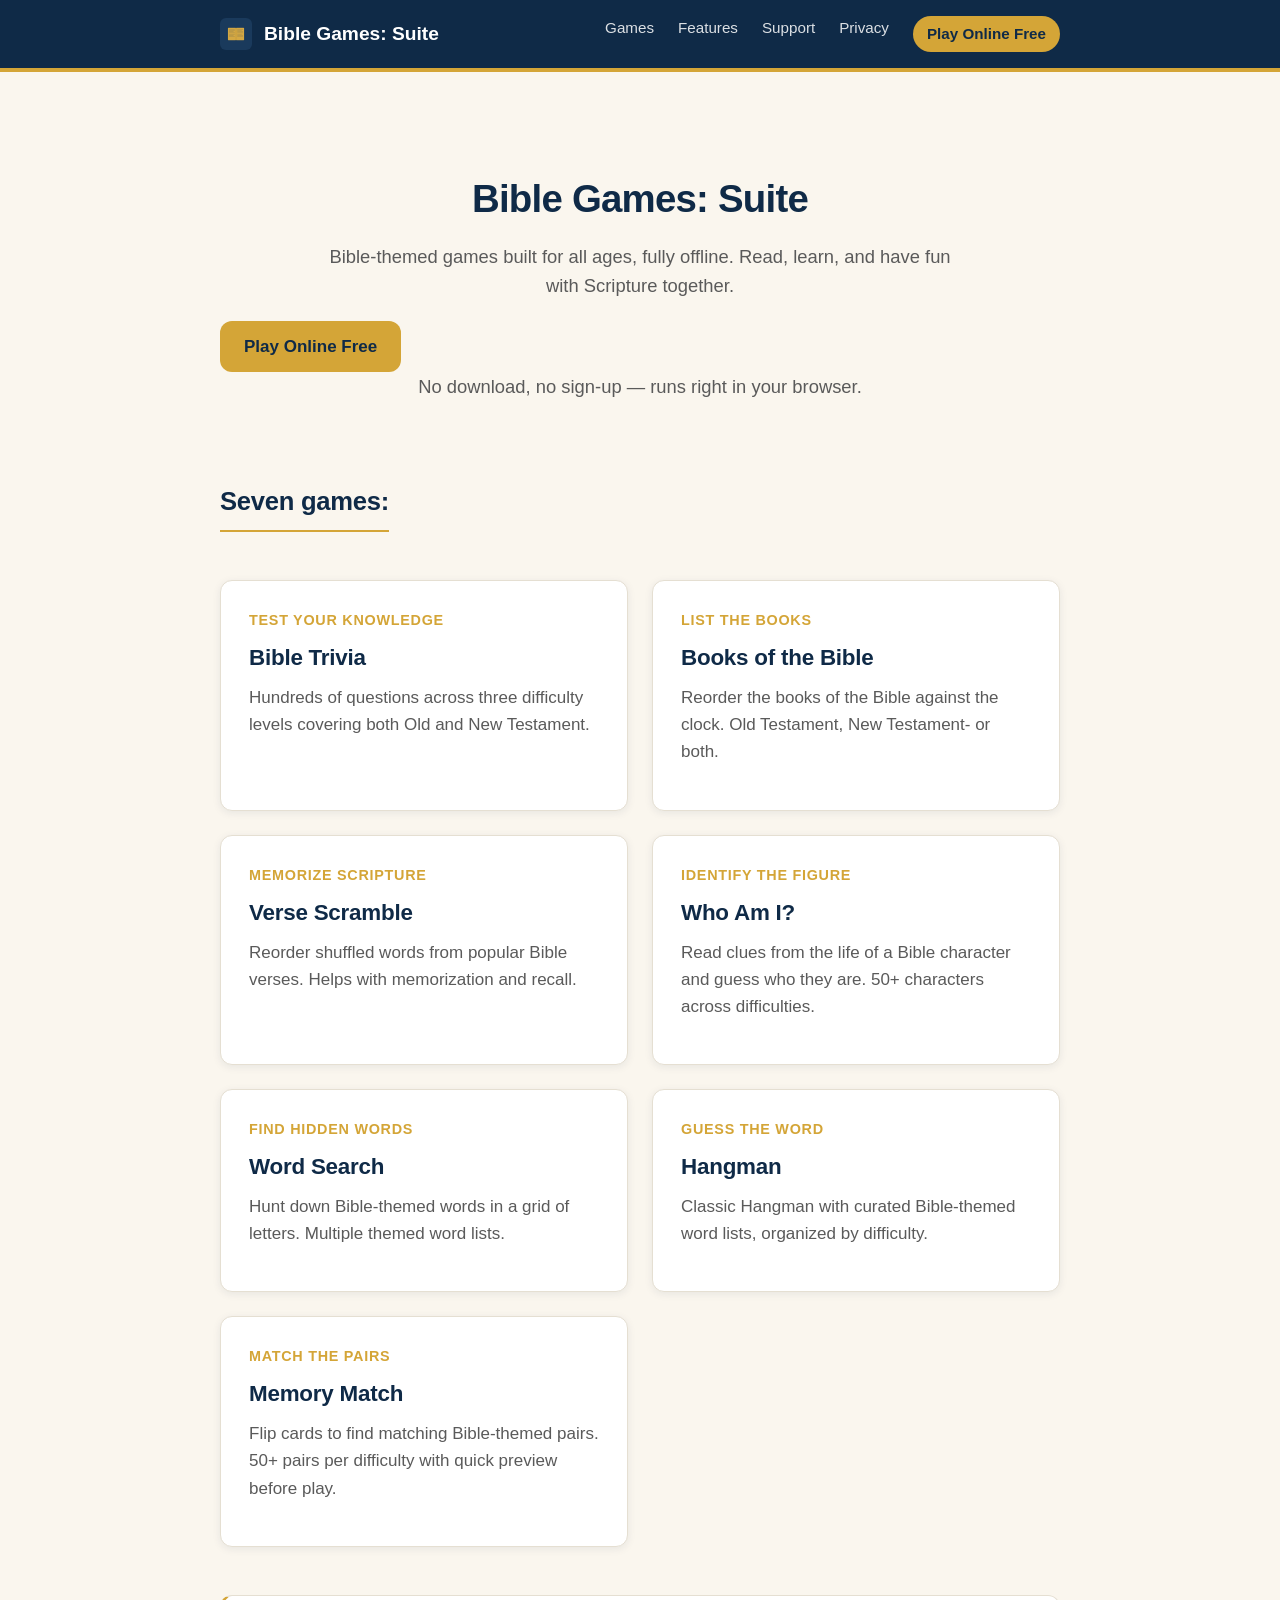
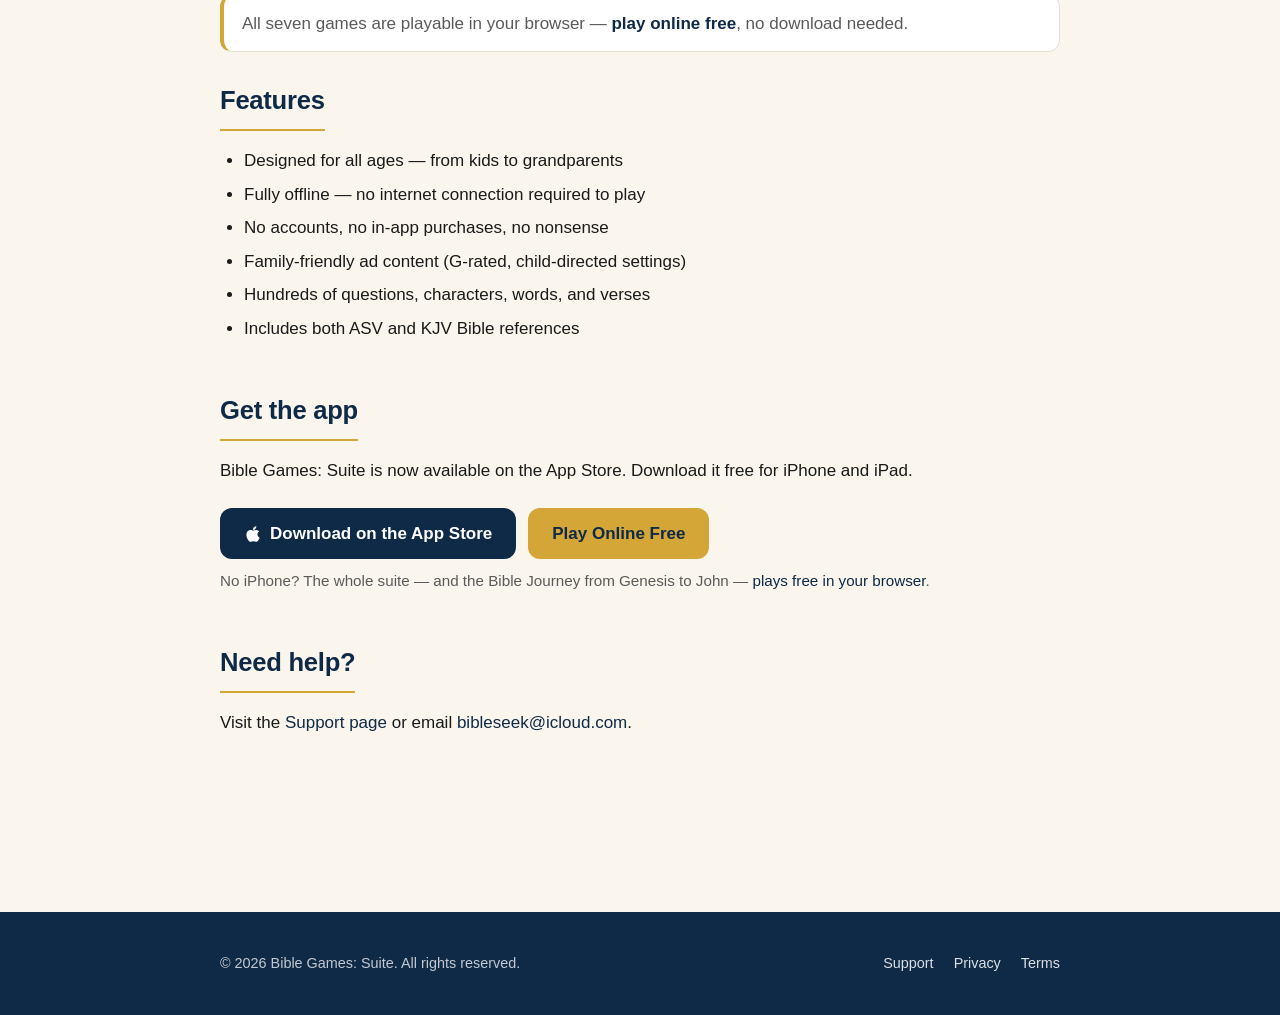
<file: index.html>
<!DOCTYPE html>
<html lang="en">
<head>
<meta charset="UTF-8">
<meta name="viewport" content="width=device-width, initial-scale=1.0">
<meta name="description" content="Bible Games: Suite &mdash; seven Bible games and a guided Bible Journey from Genesis to John, for all ages. Play free in your browser, or download for iPhone and iPad.">
<meta name="theme-color" content="#0F2A47">
<title>Bible Games: Suite &mdash; Play Seven Bible Games Free Online</title>
<link rel="stylesheet" href="/styles.css">
<link rel="icon" type="image/png" href="/favicon.png">
<link rel="apple-touch-icon" href="/favicon.png">
<style>
  /* App logo in the header brand mark. */
  .site-header .brand-logo {
    width: 32px;
    height: 32px;
    border-radius: 6px;
    object-fit: cover;
    display: block;
  }
</style>
</head>
<body>

<header class="site-header">
  <div class="container">
    <a href="/" class="brand">
      <img src="/favicon.png" alt="Bible Games: Suite logo" class="brand-logo" width="32" height="32">
      <span>Bible Games: Suite</span>
    </a>
    <nav class="site-nav" aria-label="Primary">
      <a href="#games">Games</a>
      <a href="#features">Features</a>
      <a href="/support.html">Support</a>
      <a href="/privacy.html">Privacy</a>

      <a href="/play/" class="nav-play">Play Online Free</a>
    </nav>
  </div>
</header>

<main>
  <div class="container">

    <section class="hero">
      <h1>Bible Games: Suite</h1>
      <p>Bible-themed games built for all ages, fully offline. Read, learn, and have fun with Scripture together.</p>
      <div class="button-row hero-cta">
        <a class="button button-play" href="/play/">Play Online Free</a>
      </div>
      <p class="play-note">No download, no sign-up &mdash; runs right in your browser.</p>
    </section>

    <section id="games">
      <h2>Seven games:</h2>
      <div class="app-grid">

        <article class="app-card">
          <span class="tagline">Test your knowledge</span>
          <h3>Bible Trivia</h3>
          <p>Hundreds of questions across three difficulty levels covering both Old and New Testament.</p>
        </article>

        <article class="app-card">
          <span class="tagline">List the Books</span>
          <h3>Books of the Bible</h3>
          <p>Reorder the books of the Bible against the clock. Old Testament, New Testament- or both.</p>
        </article>

        <article class="app-card">
          <span class="tagline">Memorize Scripture</span>
          <h3>Verse Scramble</h3>
          <p>Reorder shuffled words from popular Bible verses. Helps with memorization and recall.</p>
        </article>

        <article class="app-card">
          <span class="tagline">Identify the figure</span>
          <h3>Who Am I?</h3>
          <p>Read clues from the life of a Bible character and guess who they are. 50+ characters across difficulties.</p>
        </article>

        <article class="app-card">
          <span class="tagline">Find hidden words</span>
          <h3>Word Search</h3>
          <p>Hunt down Bible-themed words in a grid of letters. Multiple themed word lists.</p>
        </article>

        <article class="app-card">
          <span class="tagline">Guess the word</span>
          <h3>Hangman</h3>
          <p>Classic Hangman with curated Bible-themed word lists, organized by difficulty.</p>
        </article>

        <article class="app-card">
          <span class="tagline">Match the pairs</span>
          <h3>Memory Match</h3>
          <p>Flip cards to find matching Bible-themed pairs. 50+ pairs per difficulty with quick preview before play.</p>
        </article>

      </div>
    </section>

    <p class="section-cta">
      All seven games are playable in your browser &mdash;
      <a href="/play/">play online free</a>, no download needed.
    </p>

    <section id="features">
      <h2>Features</h2>
      <ul>
        <li>Designed for all ages &mdash; from kids to grandparents</li>
        <li>Fully offline &mdash; no internet connection required to play</li>
        <li>No accounts, no in-app purchases, no nonsense</li>
        <li>Family-friendly ad content (G-rated, child-directed settings)</li>
        <li>Hundreds of questions, characters, words, and verses</li>
        <li>Includes both ASV and KJV Bible references</li>
      </ul>
    </section>

    <section>
      <h2>Get the app</h2>
      <p>Bible Games: Suite is now available on the App Store. Download it free for iPhone and iPad.</p>
      <div class="button-row">
        <a class="button app-store-link"
           href="https://apps.apple.com/us/app/bible-games-suite/id6762150897"
           target="_blank"
           rel="noopener"
           aria-label="Download Bible Games: Suite on the App Store">
          <svg class="app-store-icon" viewBox="0 0 384 512" aria-hidden="true" focusable="false">
            <path fill="currentColor" d="M318.7 268.7c-.2-36.7 16.4-64.4 50-84.8-18.8-26.9-47.2-41.7-84.7-44.6-35.5-2.8-74.3 20.7-88.5 20.7-15 0-49.4-19.7-76.4-19.7C63.3 141.2 4 184.8 4 273.5q0 39.3 14.4 81.2c12.8 36.7 59 126.7 107.2 125.2 25.2-.6 43-17.9 75.8-17.9 31.8 0 48.3 17.9 76.4 17.9 48.6-.7 90.4-82.5 102.6-119.3-65.2-30.7-61.7-90-61.7-91.9zm-56.6-164.2c27.3-32.4 24.8-61.9 24-72.5-24.1 1.4-52 16.4-67.9 34.9-17.5 19.8-27.8 44.3-25.6 71.9 26.1 2 49.9-11.4 69.5-34.3z"/>
          </svg>
          Download on the App Store
        </a>
        <a class="button button-play" href="/play/">Play Online Free</a>
      </div>
      <p class="play-note">
        No iPhone? The whole suite &mdash; and the Bible Journey from Genesis to John &mdash;
        <a href="/play/">plays free in your browser</a>.
      </p>
    </section>

    <section>
      <h2>Need help?</h2>
      <p>Visit the <a href="/support.html">Support page</a> or email <a href="mailto:bibleseek@icloud.com?subject=Bible%20Games">bibleseek@icloud.com</a>.</p>
    </section>

  </div>
</main>

<footer class="site-footer">
  <div class="container">
    <div>&copy; 2026 Bible Games: Suite. All rights reserved.</div>
    <div class="footer-links">
      <a href="/support.html">Support</a>
      <a href="/privacy.html">Privacy</a>
      <a href="/terms.html">Terms</a>
    </div>
  </div>
</footer>

</body>
</html>
</file>
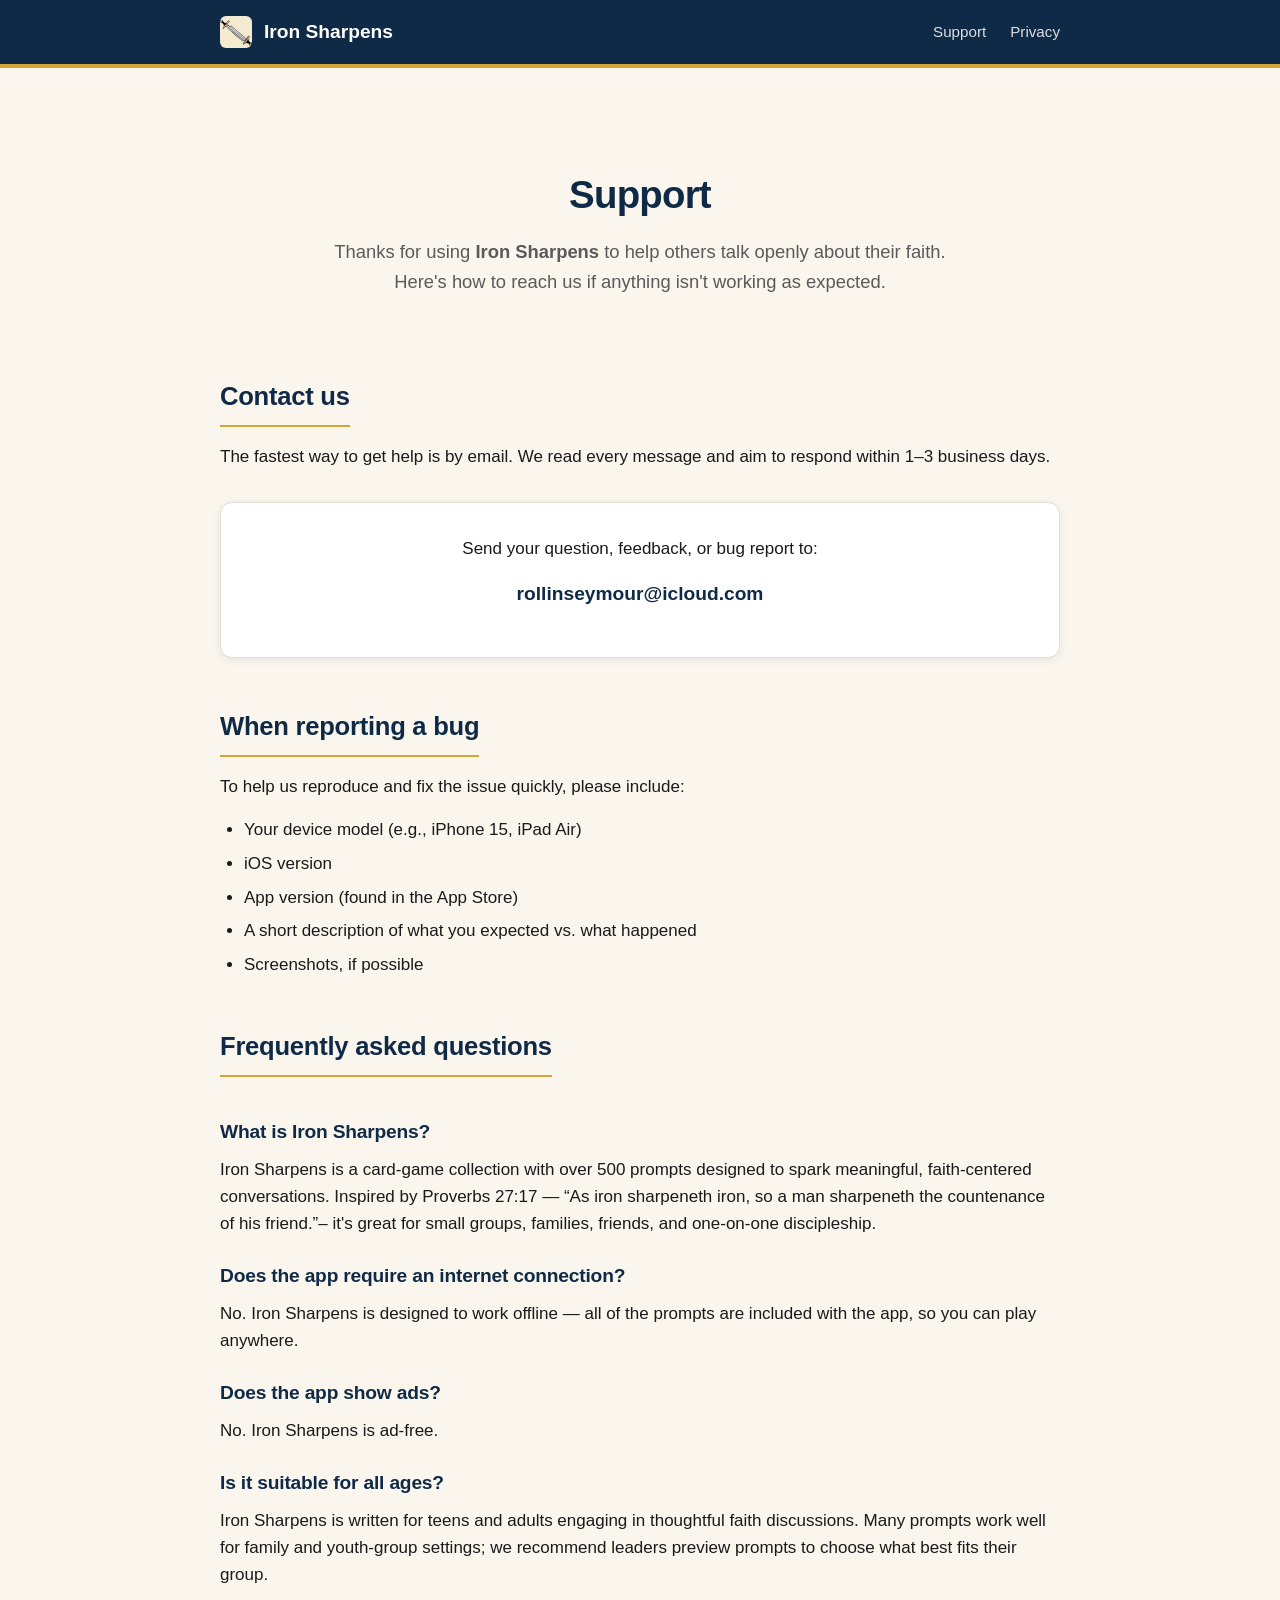
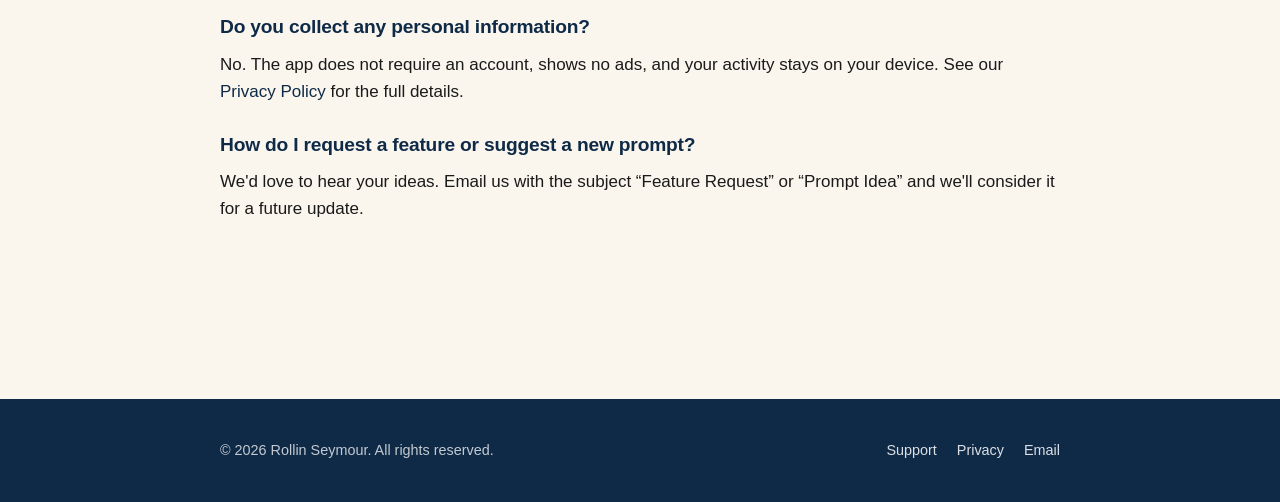
<file: ironsharpens/index.html>
<!DOCTYPE html>
<html lang="en">
<head>
<meta charset="UTF-8">
<meta name="viewport" content="width=device-width, initial-scale=1.0">
<meta name="description" content="Get help with Iron Sharpens — the card-game collection of 500+ conversation prompts for Christians. Contact information, common questions, and bug reporting.">
<meta name="theme-color" content="#0F2A47">
<title>Support &mdash; Iron Sharpens</title>
<link rel="stylesheet" href="/styles.css">
<link rel="icon" type="image/png" href="/ironsharpens/logo.png">
<link rel="apple-touch-icon" href="/ironsharpens/logo.png">
<style>
  /* App logo in the header brand mark (scoped to the Iron Sharpens pages). */
  .site-header .brand-logo {
    width: 32px;
    height: 32px;
    border-radius: 6px;
    object-fit: cover;
    display: block;
  }
</style>
</head>
<body>

<header class="site-header">
  <div class="container">
    <a href="/ironsharpens/" class="brand">
      <img src="/ironsharpens/logo.png" alt="Iron Sharpens logo" class="brand-logo" width="32" height="32">
      <span>Iron Sharpens</span>
    </a>
    <nav class="site-nav" aria-label="Primary">
      <a href="/ironsharpens/" aria-current="page">Support</a>
      <a href="/ironsharpens/privacy/">Privacy</a>
    </nav>
  </div>
</header>

<main>
  <div class="container">

    <section class="hero">
      <h1>Support</h1>
      <p>Thanks for using <strong>Iron Sharpens</strong> to help others talk openly about their faith. Here's how to reach us if anything isn't working as expected.</p>
    </section>

    <section>
      <h2>Contact us</h2>
      <p>The fastest way to get help is by email. We read every message and aim to respond within 1&ndash;3 business days.</p>

      <div class="contact-card">
        <p>Send your question, feedback, or bug report to:</p>
        <p class="email"><a href="mailto:rollinseymour@icloud.com?subject=Iron%20Sharpens%20Support">rollinseymour@icloud.com</a></p>
      </div>
    </section>

    <section>
      <h2>When reporting a bug</h2>
      <p>To help us reproduce and fix the issue quickly, please include:</p>
      <ul>
        <li>Your device model (e.g., iPhone 15, iPad Air)</li>
        <li>iOS version</li>
        <li>App version (found in the App Store)</li>
        <li>A short description of what you expected vs. what happened</li>
        <li>Screenshots, if possible</li>
      </ul>
    </section>

    <section>
      <h2>Frequently asked questions</h2>

      <h3>What is Iron Sharpens?</h3>
      <p>Iron Sharpens is a card-game collection with over 500 prompts designed to spark meaningful, faith-centered conversations. Inspired by Proverbs 27:17 &mdash; &ldquo;As iron sharpeneth iron, so a man sharpeneth the countenance of his friend.&rdquo;– it's great for small groups, families, friends, and one-on-one discipleship.</p>

      <h3>Does the app require an internet connection?</h3>
      <p>No. Iron Sharpens is designed to work offline &mdash; all of the prompts are included with the app, so you can play anywhere.</p>

      <h3>Does the app show ads?</h3>
      <p>No. Iron Sharpens is ad-free.</p>

      <h3>Is it suitable for all ages?</h3>
      <p>Iron Sharpens is written for teens and adults engaging in thoughtful faith discussions. Many prompts work well for family and youth-group settings; we recommend leaders preview prompts to choose what best fits their group.</p>

      <h3>Do you collect any personal information?</h3>
      <p>No. The app does not require an account, shows no ads, and your activity stays on your device. See our <a href="/ironsharpens/privacy/">Privacy Policy</a> for the full details.</p>

      <h3>How do I request a feature or suggest a new prompt?</h3>
      <p>We'd love to hear your ideas. Email us with the subject &ldquo;Feature Request&rdquo; or &ldquo;Prompt Idea&rdquo; and we'll consider it for a future update.</p>

    </section>

  </div>
</main>

<footer class="site-footer">
  <div class="container">
    <div>&copy; 2026 Rollin Seymour. All rights reserved.</div>
    <div class="footer-links">
      <a href="/ironsharpens/">Support</a>
      <a href="/ironsharpens/privacy/">Privacy</a>
      <a href="mailto:rollinseymour@icloud.com?subject=Iron%20Sharpens%20Support">Email</a>
    </div>
  </div>
</footer>

</body>
</html>
</file>
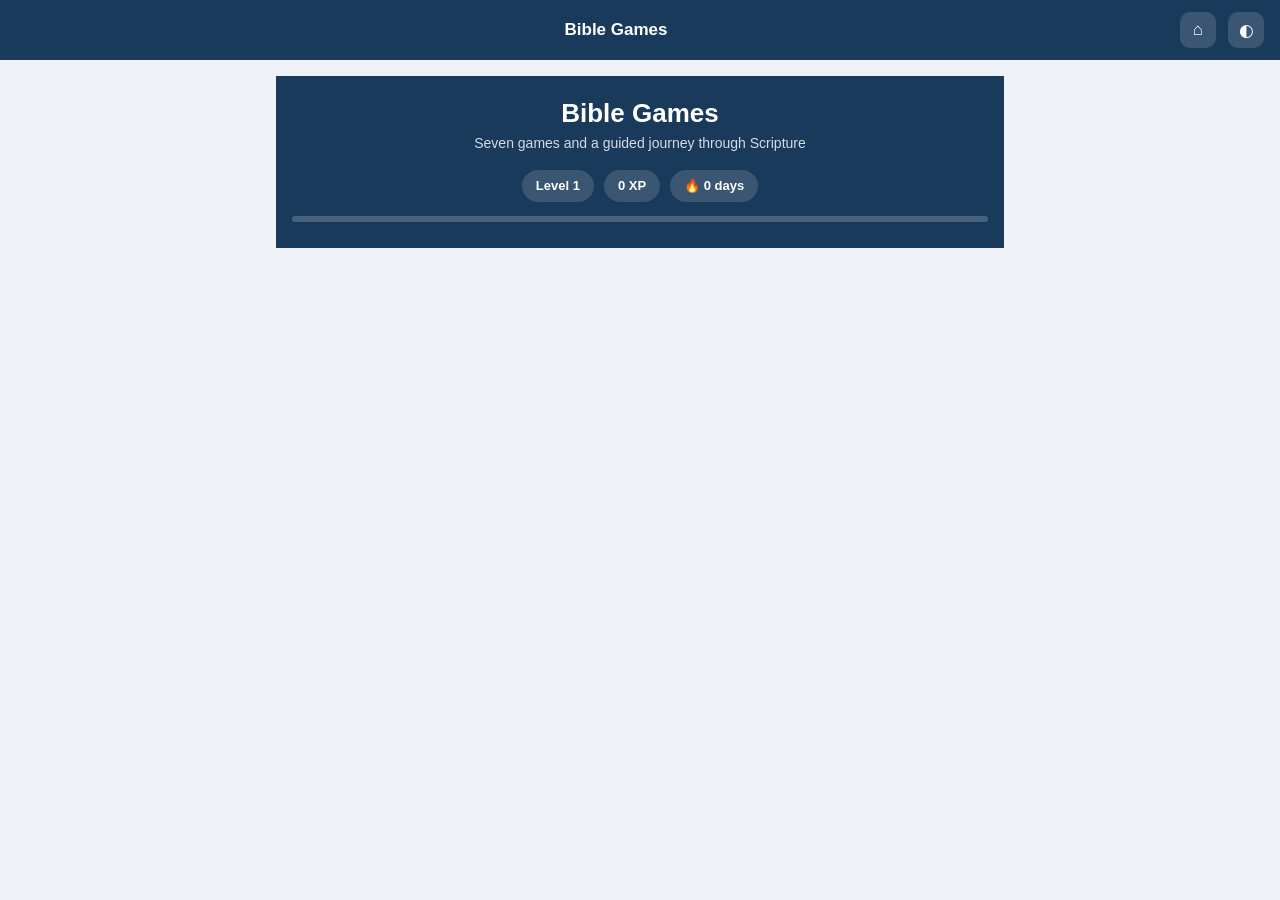
<file: play/index.html>
<!doctype html>
<html lang="en">
<head>
<meta charset="utf-8">
<meta name="viewport" content="width=device-width, initial-scale=1, viewport-fit=cover">
<title>Bible Games — Play Online Free</title>
<meta name="description" content="Play Bible Games free in your browser: seven Bible games plus a guided Bible Journey through Scripture from Genesis to John. No download, no sign-up.">
<meta name="theme-color" content="#1A3A5C">
<link rel="icon" href="../favicon.png">
<link rel="stylesheet" href="css/app.css">
</head>
<body>
  <div id="app">
    <div class="topbar">
      <button id="backBtn" aria-label="Back" title="Back" style="visibility:hidden">‹</button>
      <div class="title" id="topTitle">Bible Games</div>
      <a class="iconlink" href="../" aria-label="Back to the Bible Games website" title="Back to the website">⌂</a>
      <button id="themeBtn" aria-label="Switch theme" title="Switch theme">◐</button>
    </div>
    <main id="main"><div class="empty">Loading…</div></main>
  </div>
  <script type="module" src="js/app.js"></script>
</body>
</html>
</file>
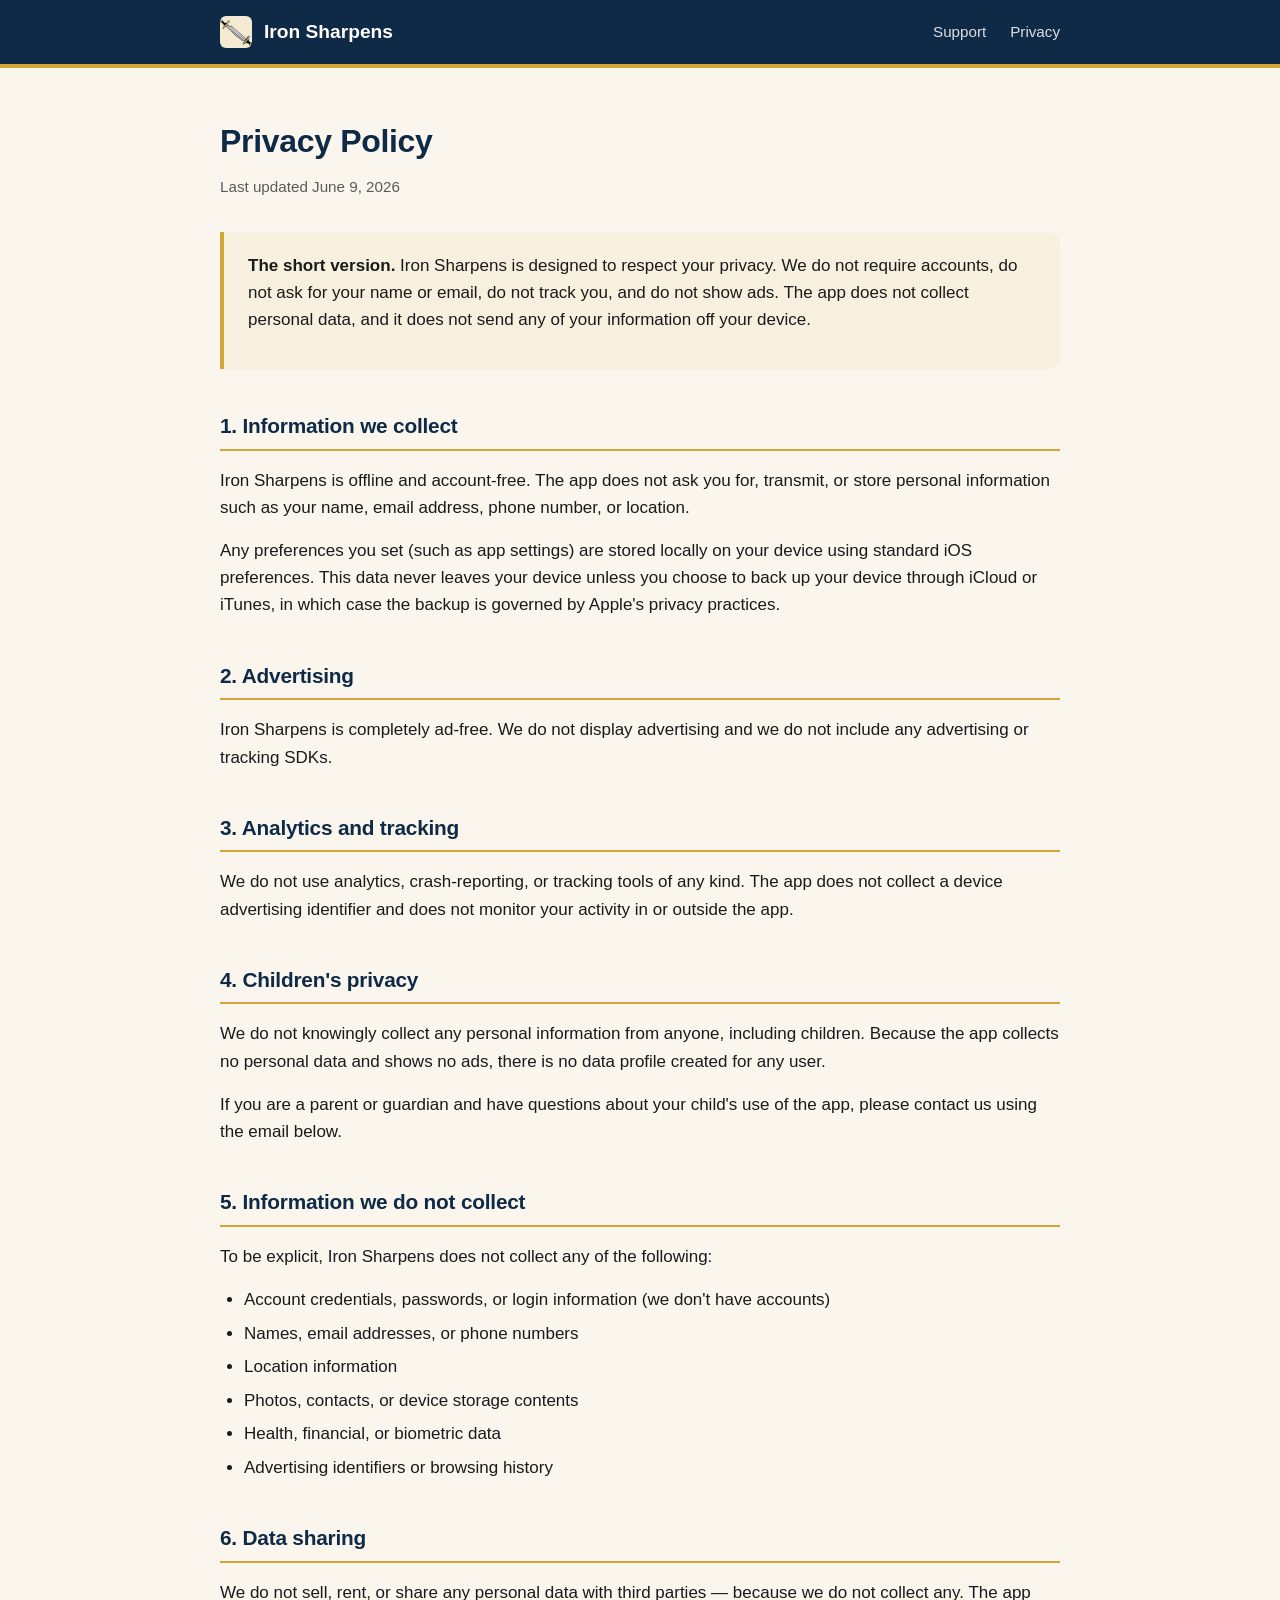
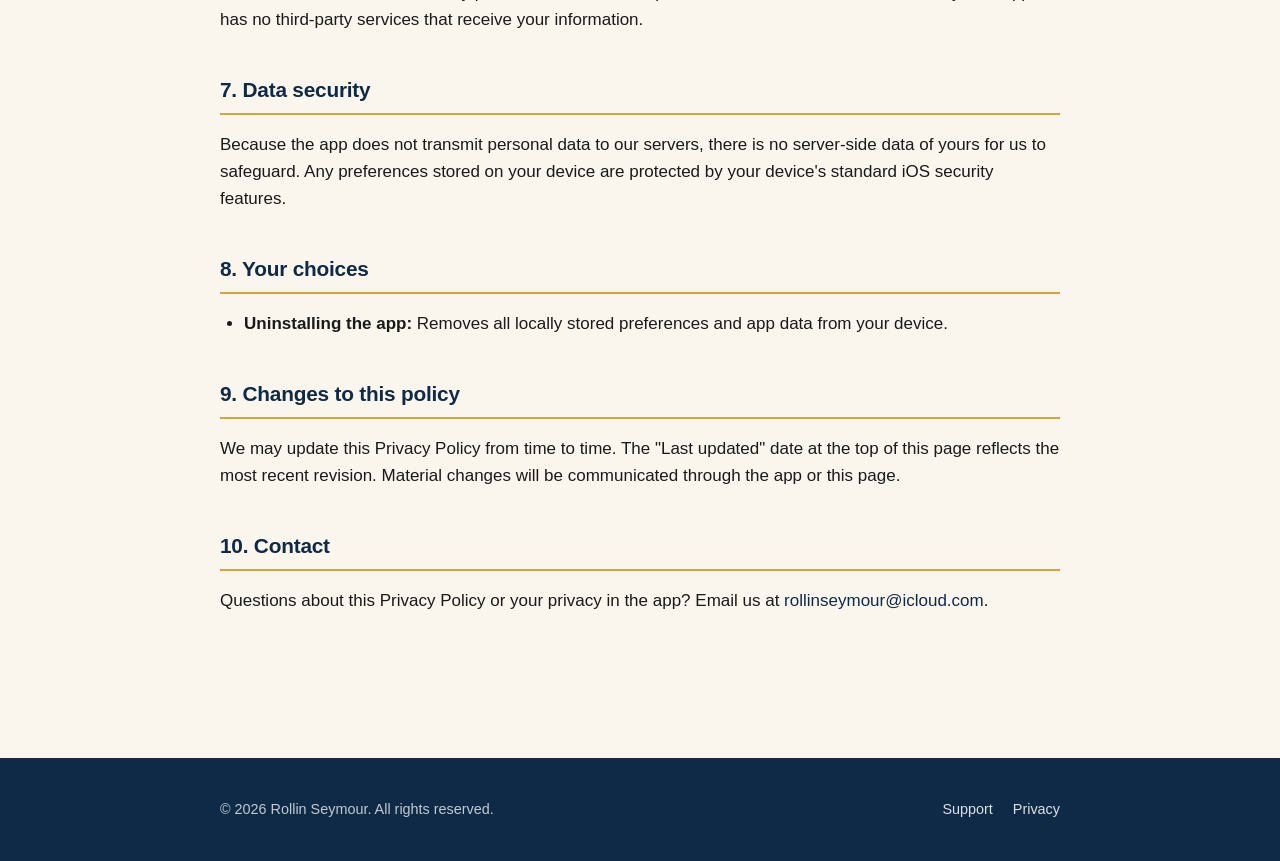
<file: ironsharpens/privacy/index.html>
<!DOCTYPE html>
<html lang="en">
<head>
<meta charset="UTF-8">
<meta name="viewport" content="width=device-width, initial-scale=1.0">
<meta name="description" content="Privacy Policy for the Iron Sharpens iOS app — ad-free, offline, and account-free.">
<meta name="theme-color" content="#0F2A47">
<title>Privacy Policy &mdash; Iron Sharpens</title>
<link rel="stylesheet" href="/styles.css">
<link rel="icon" type="image/png" href="/ironsharpens/logo.png">
<link rel="apple-touch-icon" href="/ironsharpens/logo.png">
<style>
  /* App logo in the header brand mark (scoped to the Iron Sharpens pages). */
  .site-header .brand-logo {
    width: 32px;
    height: 32px;
    border-radius: 6px;
    object-fit: cover;
    display: block;
  }
</style>
</head>
<body>

<header class="site-header">
  <div class="container">
    <a href="/ironsharpens/" class="brand">
      <img src="/ironsharpens/logo.png" alt="Iron Sharpens logo" class="brand-logo" width="32" height="32">
      <span>Iron Sharpens</span>
    </a>
    <nav class="site-nav" aria-label="Primary">
      <a href="/ironsharpens/">Support</a>
      <a href="/ironsharpens/privacy/" aria-current="page">Privacy</a>
    </nav>
  </div>
</header>

<main>
  <div class="container legal">

    <h1>Privacy Policy</h1>
    <p class="meta">Last updated June 9, 2026</p>

    <div class="summary">
      <p><strong>The short version.</strong> Iron Sharpens is designed to respect your privacy. We do not require accounts, do not ask for your name or email, do not track you, and do not show ads. The app does not collect personal data, and it does not send any of your information off your device.</p>
    </div>

    <h2>1. Information we collect</h2>
    <p>Iron Sharpens is offline and account-free. The app does not ask you for, transmit, or store personal information such as your name, email address, phone number, or location.</p>
    <p>Any preferences you set (such as app settings) are stored locally on your device using standard iOS preferences. This data never leaves your device unless you choose to back up your device through iCloud or iTunes, in which case the backup is governed by Apple's privacy practices.</p>

    <h2>2. Advertising</h2>
    <p>Iron Sharpens is completely ad-free. We do not display advertising and we do not include any advertising or tracking SDKs.</p>

    <h2>3. Analytics and tracking</h2>
    <p>We do not use analytics, crash-reporting, or tracking tools of any kind. The app does not collect a device advertising identifier and does not monitor your activity in or outside the app.</p>

    <h2>4. Children's privacy</h2>
    <p>We do not knowingly collect any personal information from anyone, including children. Because the app collects no personal data and shows no ads, there is no data profile created for any user.</p>
    <p>If you are a parent or guardian and have questions about your child's use of the app, please contact us using the email below.</p>

    <h2>5. Information we do not collect</h2>
    <p>To be explicit, Iron Sharpens does not collect any of the following:</p>
    <ul>
      <li>Account credentials, passwords, or login information (we don't have accounts)</li>
      <li>Names, email addresses, or phone numbers</li>
      <li>Location information</li>
      <li>Photos, contacts, or device storage contents</li>
      <li>Health, financial, or biometric data</li>
      <li>Advertising identifiers or browsing history</li>
    </ul>

    <h2>6. Data sharing</h2>
    <p>We do not sell, rent, or share any personal data with third parties &mdash; because we do not collect any. The app has no third-party services that receive your information.</p>

    <h2>7. Data security</h2>
    <p>Because the app does not transmit personal data to our servers, there is no server-side data of yours for us to safeguard. Any preferences stored on your device are protected by your device's standard iOS security features.</p>

    <h2>8. Your choices</h2>
    <ul>
      <li><strong>Uninstalling the app:</strong> Removes all locally stored preferences and app data from your device.</li>
    </ul>

    <h2>9. Changes to this policy</h2>
    <p>We may update this Privacy Policy from time to time. The "Last updated" date at the top of this page reflects the most recent revision. Material changes will be communicated through the app or this page.</p>

    <h2>10. Contact</h2>
    <p>Questions about this Privacy Policy or your privacy in the app? Email us at <a href="mailto:rollinseymour@icloud.com?subject=Iron%20Sharpens%20Privacy">rollinseymour@icloud.com</a>.</p>

  </div>
</main>

<footer class="site-footer">
  <div class="container">
    <div>&copy; 2026 Rollin Seymour. All rights reserved.</div>
    <div class="footer-links">
      <a href="/ironsharpens/">Support</a>
      <a href="/ironsharpens/privacy/">Privacy</a>
    </div>
  </div>
</footer>

</body>
</html>
</file>
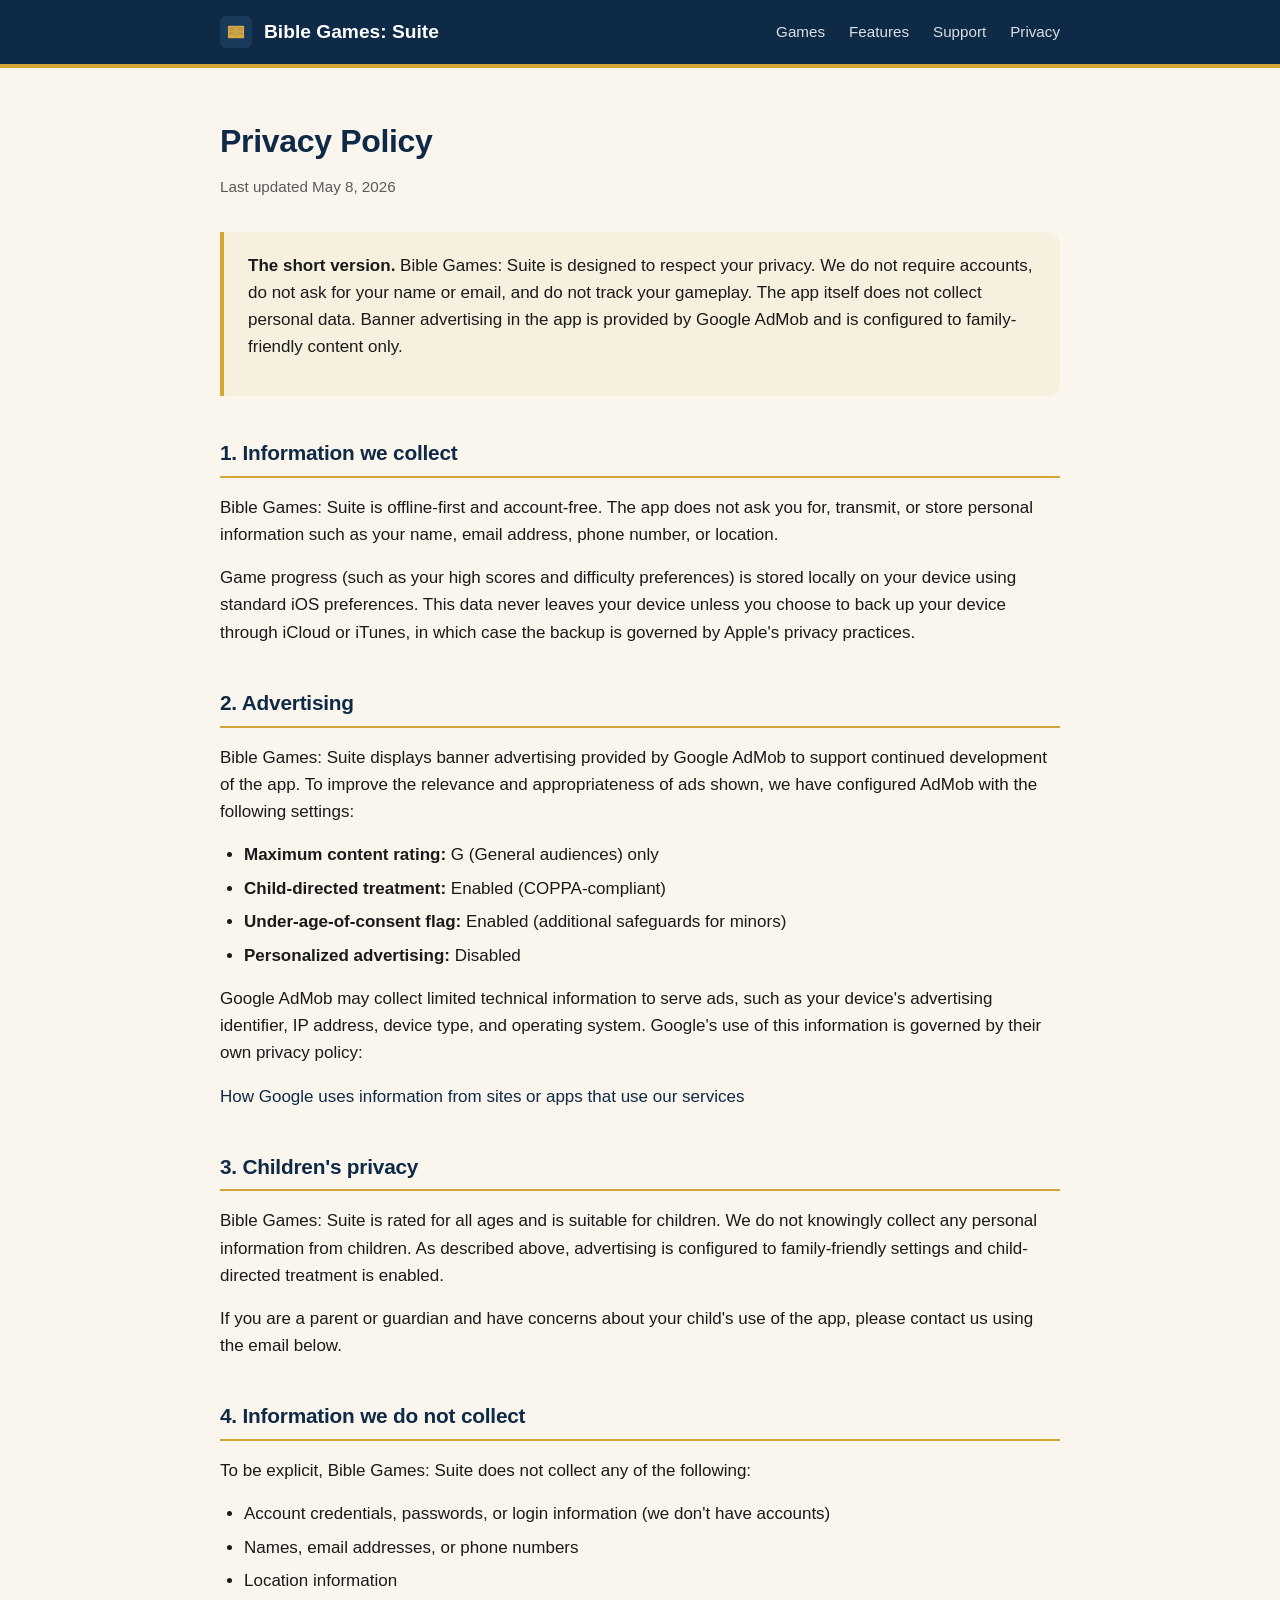
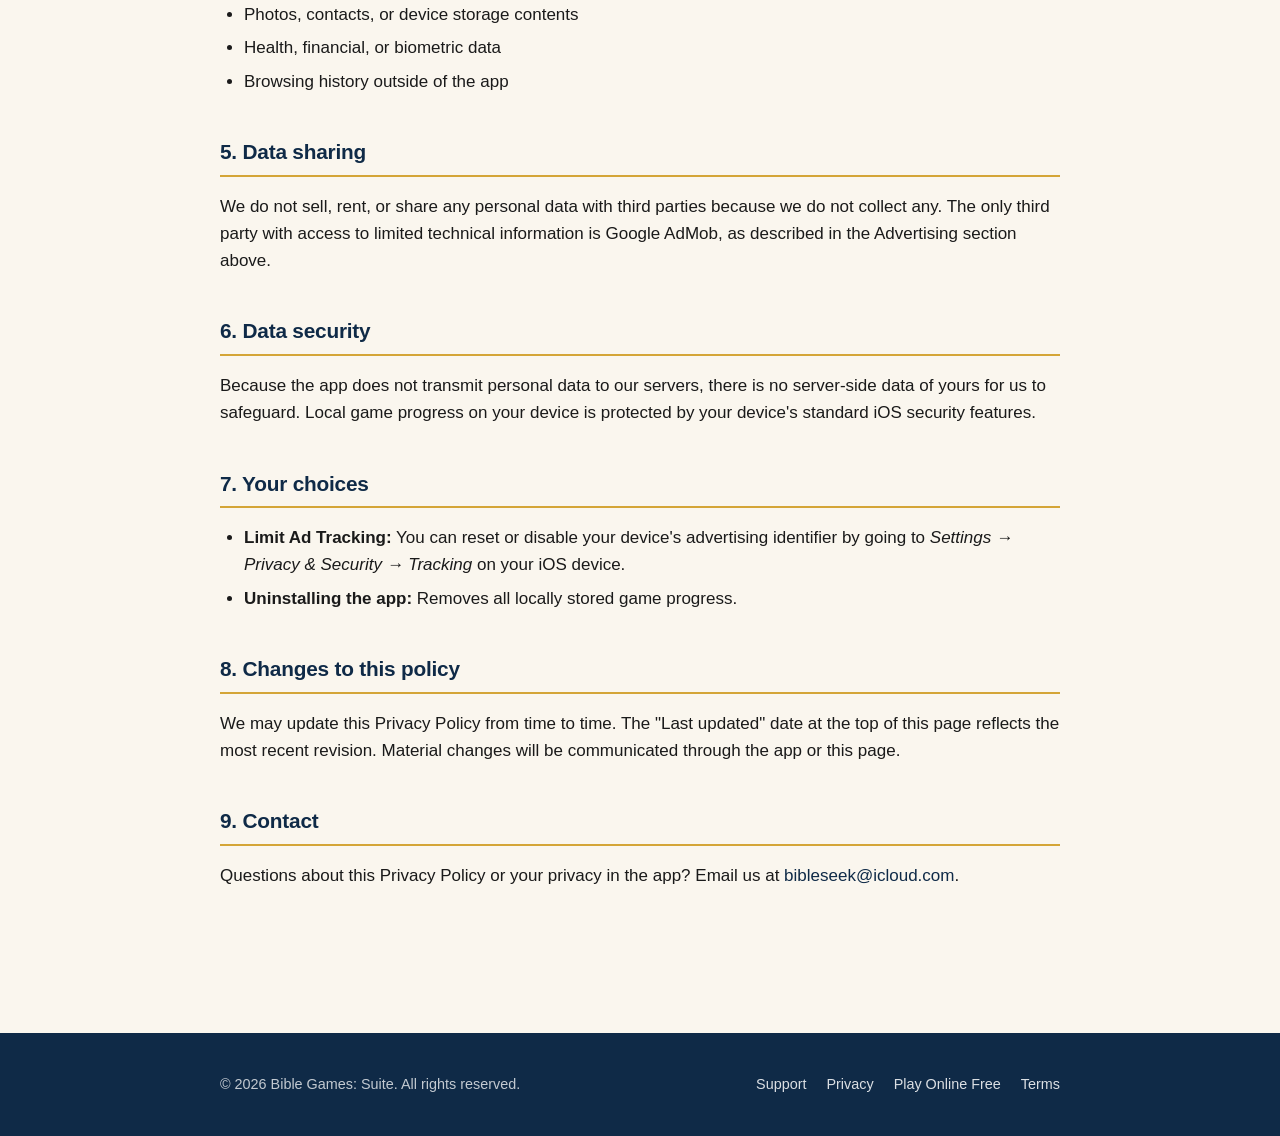
<file: privacy.html>
<!DOCTYPE html>
<html lang="en">
<head>
<meta charset="UTF-8">
<meta name="viewport" content="width=device-width, initial-scale=1.0">
<meta name="description" content="Privacy Policy for Bible Games: Suite iOS app.">
<meta name="theme-color" content="#0F2A47">
<title>Privacy Policy &mdash; Bible Games: Suite</title>
<link rel="stylesheet" href="/styles.css">
<link rel="icon" type="image/png" href="/favicon.png">
<link rel="apple-touch-icon" href="/favicon.png">
<style>
  /* App logo in the header brand mark. */
  .site-header .brand-logo {
    width: 32px;
    height: 32px;
    border-radius: 6px;
    object-fit: cover;
    display: block;
  }
</style>
</head>
<body>

<header class="site-header">
  <div class="container">
    <a href="/" class="brand">
      <img src="/favicon.png" alt="Bible Games: Suite logo" class="brand-logo" width="32" height="32">
      <span>Bible Games: Suite</span>
    </a>
    <nav class="site-nav" aria-label="Primary">
      <a href="/#games">Games</a>
      <a href="/#features">Features</a>
      <a href="/support.html">Support</a>
      <a href="/privacy.html" aria-current="page">Privacy</a>
    </nav>
  </div>
</header>

<main>
  <div class="container legal">

    <h1>Privacy Policy</h1>
    <p class="meta">Last updated May 8, 2026</p>

    <div class="summary">
      <p><strong>The short version.</strong> Bible Games: Suite is designed to respect your privacy. We do not require accounts, do not ask for your name or email, and do not track your gameplay. The app itself does not collect personal data. Banner advertising in the app is provided by Google AdMob and is configured to family-friendly content only.</p>
    </div>

    <h2>1. Information we collect</h2>
    <p>Bible Games: Suite is offline-first and account-free. The app does not ask you for, transmit, or store personal information such as your name, email address, phone number, or location.</p>
    <p>Game progress (such as your high scores and difficulty preferences) is stored locally on your device using standard iOS preferences. This data never leaves your device unless you choose to back up your device through iCloud or iTunes, in which case the backup is governed by Apple's privacy practices.</p>

    <h2>2. Advertising</h2>
    <p>Bible Games: Suite displays banner advertising provided by Google AdMob to support continued development of the app. To improve the relevance and appropriateness of ads shown, we have configured AdMob with the following settings:</p>
    <ul>
      <li><strong>Maximum content rating:</strong> G (General audiences) only</li>
      <li><strong>Child-directed treatment:</strong> Enabled (COPPA-compliant)</li>
      <li><strong>Under-age-of-consent flag:</strong> Enabled (additional safeguards for minors)</li>
      <li><strong>Personalized advertising:</strong> Disabled</li>
    </ul>
    <p>Google AdMob may collect limited technical information to serve ads, such as your device's advertising identifier, IP address, device type, and operating system. Google's use of this information is governed by their own privacy policy:</p>
    <p><a href="https://policies.google.com/technologies/partner-sites" target="_blank" rel="noopener">How Google uses information from sites or apps that use our services</a></p>

    <h2>3. Children's privacy</h2>
    <p>Bible Games: Suite is rated for all ages and is suitable for children. We do not knowingly collect any personal information from children. As described above, advertising is configured to family-friendly settings and child-directed treatment is enabled.</p>
    <p>If you are a parent or guardian and have concerns about your child's use of the app, please contact us using the email below.</p>

    <h2>4. Information we do not collect</h2>
    <p>To be explicit, Bible Games: Suite does not collect any of the following:</p>
    <ul>
      <li>Account credentials, passwords, or login information (we don't have accounts)</li>
      <li>Names, email addresses, or phone numbers</li>
      <li>Location information</li>
      <li>Photos, contacts, or device storage contents</li>
      <li>Health, financial, or biometric data</li>
      <li>Browsing history outside of the app</li>
    </ul>

    <h2>5. Data sharing</h2>
    <p>We do not sell, rent, or share any personal data with third parties because we do not collect any. The only third party with access to limited technical information is Google AdMob, as described in the Advertising section above.</p>

    <h2>6. Data security</h2>
    <p>Because the app does not transmit personal data to our servers, there is no server-side data of yours for us to safeguard. Local game progress on your device is protected by your device's standard iOS security features.</p>

    <h2>7. Your choices</h2>
    <ul>
      <li><strong>Limit Ad Tracking:</strong> You can reset or disable your device's advertising identifier by going to <em>Settings &rarr; Privacy &amp; Security &rarr; Tracking</em> on your iOS device.</li>
      <li><strong>Uninstalling the app:</strong> Removes all locally stored game progress.</li>
    </ul>

    <h2>8. Changes to this policy</h2>
    <p>We may update this Privacy Policy from time to time. The "Last updated" date at the top of this page reflects the most recent revision. Material changes will be communicated through the app or this page.</p>

    <h2>9. Contact</h2>
    <p>Questions about this Privacy Policy or your privacy in the app? Email us at <a href="mailto:bibleseek@icloud.com?subject=Privacy%20Policy">bibleseek@icloud.com</a>.</p>

  </div>
</main>

<footer class="site-footer">
  <div class="container">
    <div>&copy; 2026 Bible Games: Suite. All rights reserved.</div>
    <div class="footer-links">
      <a href="/support.html">Support</a>
      <a href="/privacy.html">Privacy</a>

      <a href="/play/" class="nav-play">Play Online Free</a>
      <a href="/terms.html">Terms</a>
    </div>
  </div>
</footer>

</body>
</html>
</file>
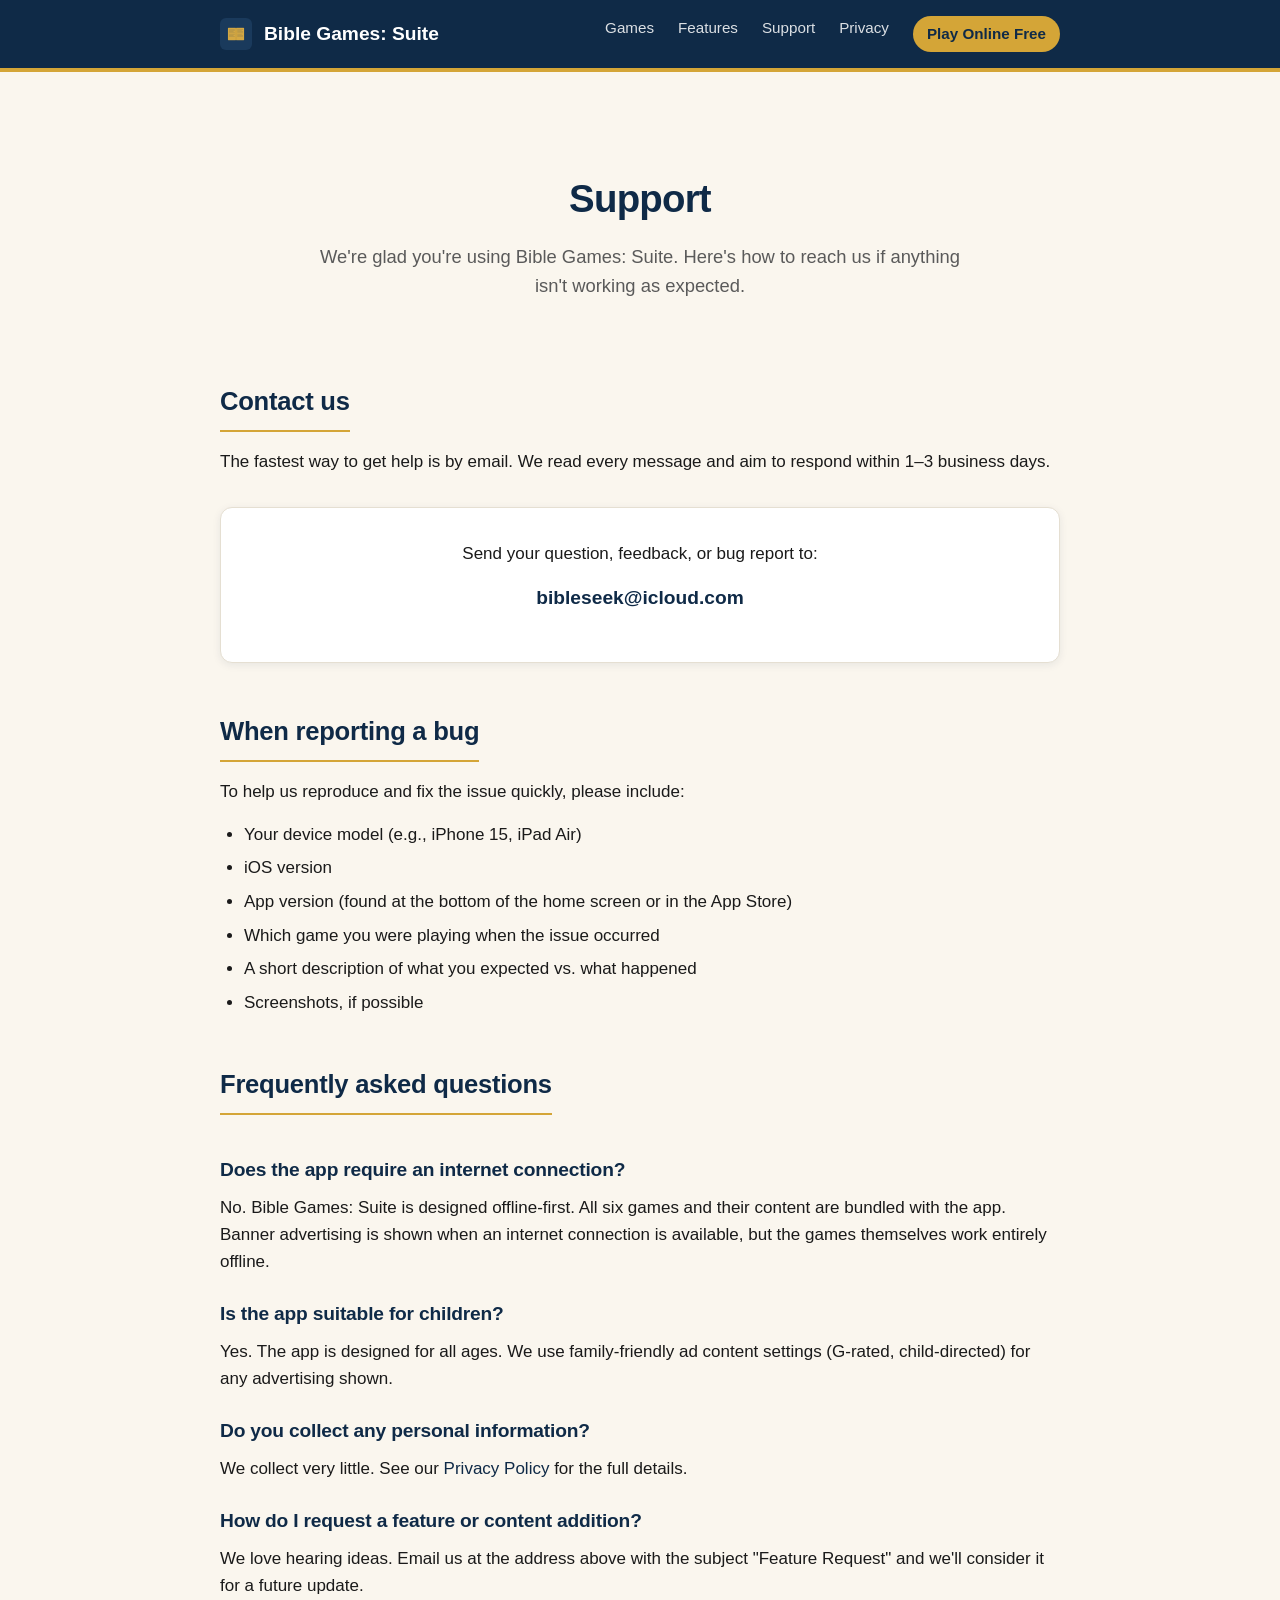
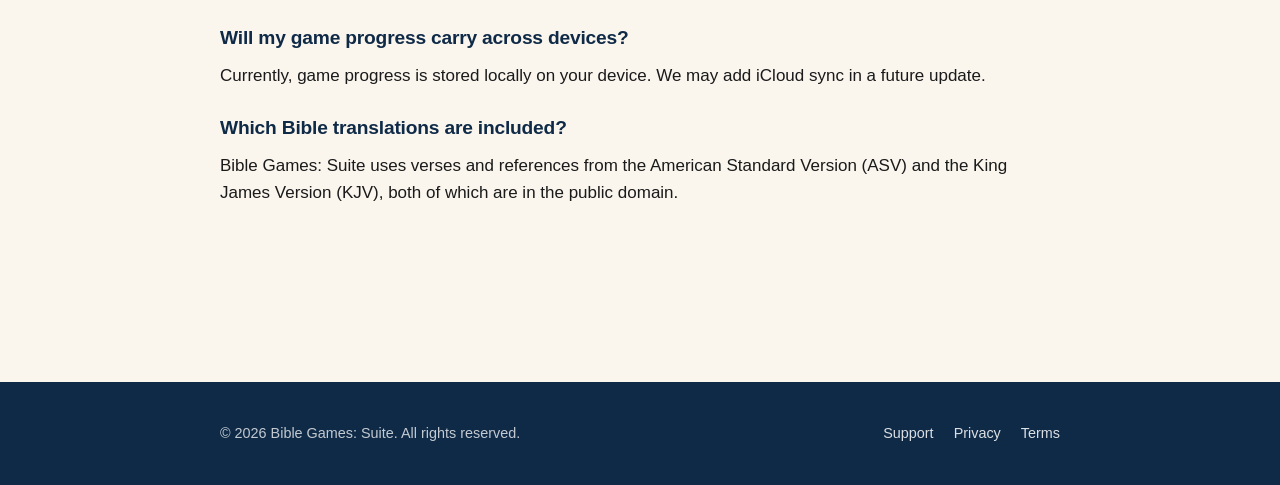
<file: support.html>
<!DOCTYPE html>
<html lang="en">
<head>
<meta charset="UTF-8">
<meta name="viewport" content="width=device-width, initial-scale=1.0">
<meta name="description" content="Get help with Bible Games: Suite. Contact information, common questions, and bug reporting.">
<meta name="theme-color" content="#0F2A47">
<title>Support &mdash; Bible Games: Suite</title>
<link rel="stylesheet" href="/styles.css">
<link rel="icon" type="image/png" href="/favicon.png">
<link rel="apple-touch-icon" href="/favicon.png">
<style>
  /* App logo in the header brand mark. */
  .site-header .brand-logo {
    width: 32px;
    height: 32px;
    border-radius: 6px;
    object-fit: cover;
    display: block;
  }
</style>
</head>
<body>

<header class="site-header">
  <div class="container">
    <a href="/" class="brand">
      <img src="/favicon.png" alt="Bible Games: Suite logo" class="brand-logo" width="32" height="32">
      <span>Bible Games: Suite</span>
    </a>
    <nav class="site-nav" aria-label="Primary">
      <a href="/#games">Games</a>
      <a href="/#features">Features</a>
      <a href="/support.html" aria-current="page">Support</a>
      <a href="/privacy.html">Privacy</a>

      <a href="/play/" class="nav-play">Play Online Free</a>
    </nav>
  </div>
</header>

<main>
  <div class="container">

    <section class="hero">
      <h1>Support</h1>
      <p>We're glad you're using Bible Games: Suite. Here's how to reach us if anything isn't working as expected.</p>
    </section>

    <section>
      <h2>Contact us</h2>
      <p>The fastest way to get help is by email. We read every message and aim to respond within 1&ndash;3 business days.</p>

      <div class="contact-card">
        <p>Send your question, feedback, or bug report to:</p>
        <p class="email"><a href="mailto:bibleseek@icloud.com?subject=Bible%20Games%20Support">bibleseek@icloud.com</a></p>
      </div>
    </section>

    <section>
      <h2>When reporting a bug</h2>
      <p>To help us reproduce and fix the issue quickly, please include:</p>
      <ul>
        <li>Your device model (e.g., iPhone 15, iPad Air)</li>
        <li>iOS version</li>
        <li>App version (found at the bottom of the home screen or in the App Store)</li>
        <li>Which game you were playing when the issue occurred</li>
        <li>A short description of what you expected vs. what happened</li>
        <li>Screenshots, if possible</li>
      </ul>
    </section>

    <section>
      <h2>Frequently asked questions</h2>

      <h3>Does the app require an internet connection?</h3>
      <p>No. Bible Games: Suite is designed offline-first. All six games and their content are bundled with the app. Banner advertising is shown when an internet connection is available, but the games themselves work entirely offline.</p>

      <h3>Is the app suitable for children?</h3>
      <p>Yes. The app is designed for all ages. We use family-friendly ad content settings (G-rated, child-directed) for any advertising shown.</p>

      <h3>Do you collect any personal information?</h3>
      <p>We collect very little. See our <a href="/privacy.html">Privacy Policy</a> for the full details.</p>

      <h3>How do I request a feature or content addition?</h3>
      <p>We love hearing ideas. Email us at the address above with the subject "Feature Request" and we'll consider it for a future update.</p>

      <h3>Will my game progress carry across devices?</h3>
      <p>Currently, game progress is stored locally on your device. We may add iCloud sync in a future update.</p>

      <h3>Which Bible translations are included?</h3>
      <p>Bible Games: Suite uses verses and references from the American Standard Version (ASV) and the King James Version (KJV), both of which are in the public domain.</p>

    </section>

  </div>
</main>

<footer class="site-footer">
  <div class="container">
    <div>&copy; 2026 Bible Games: Suite. All rights reserved.</div>
    <div class="footer-links">
      <a href="/support.html">Support</a>
      <a href="/privacy.html">Privacy</a>
      <a href="/terms.html">Terms</a>
    </div>
  </div>
</footer>

</body>
</html>
</file>
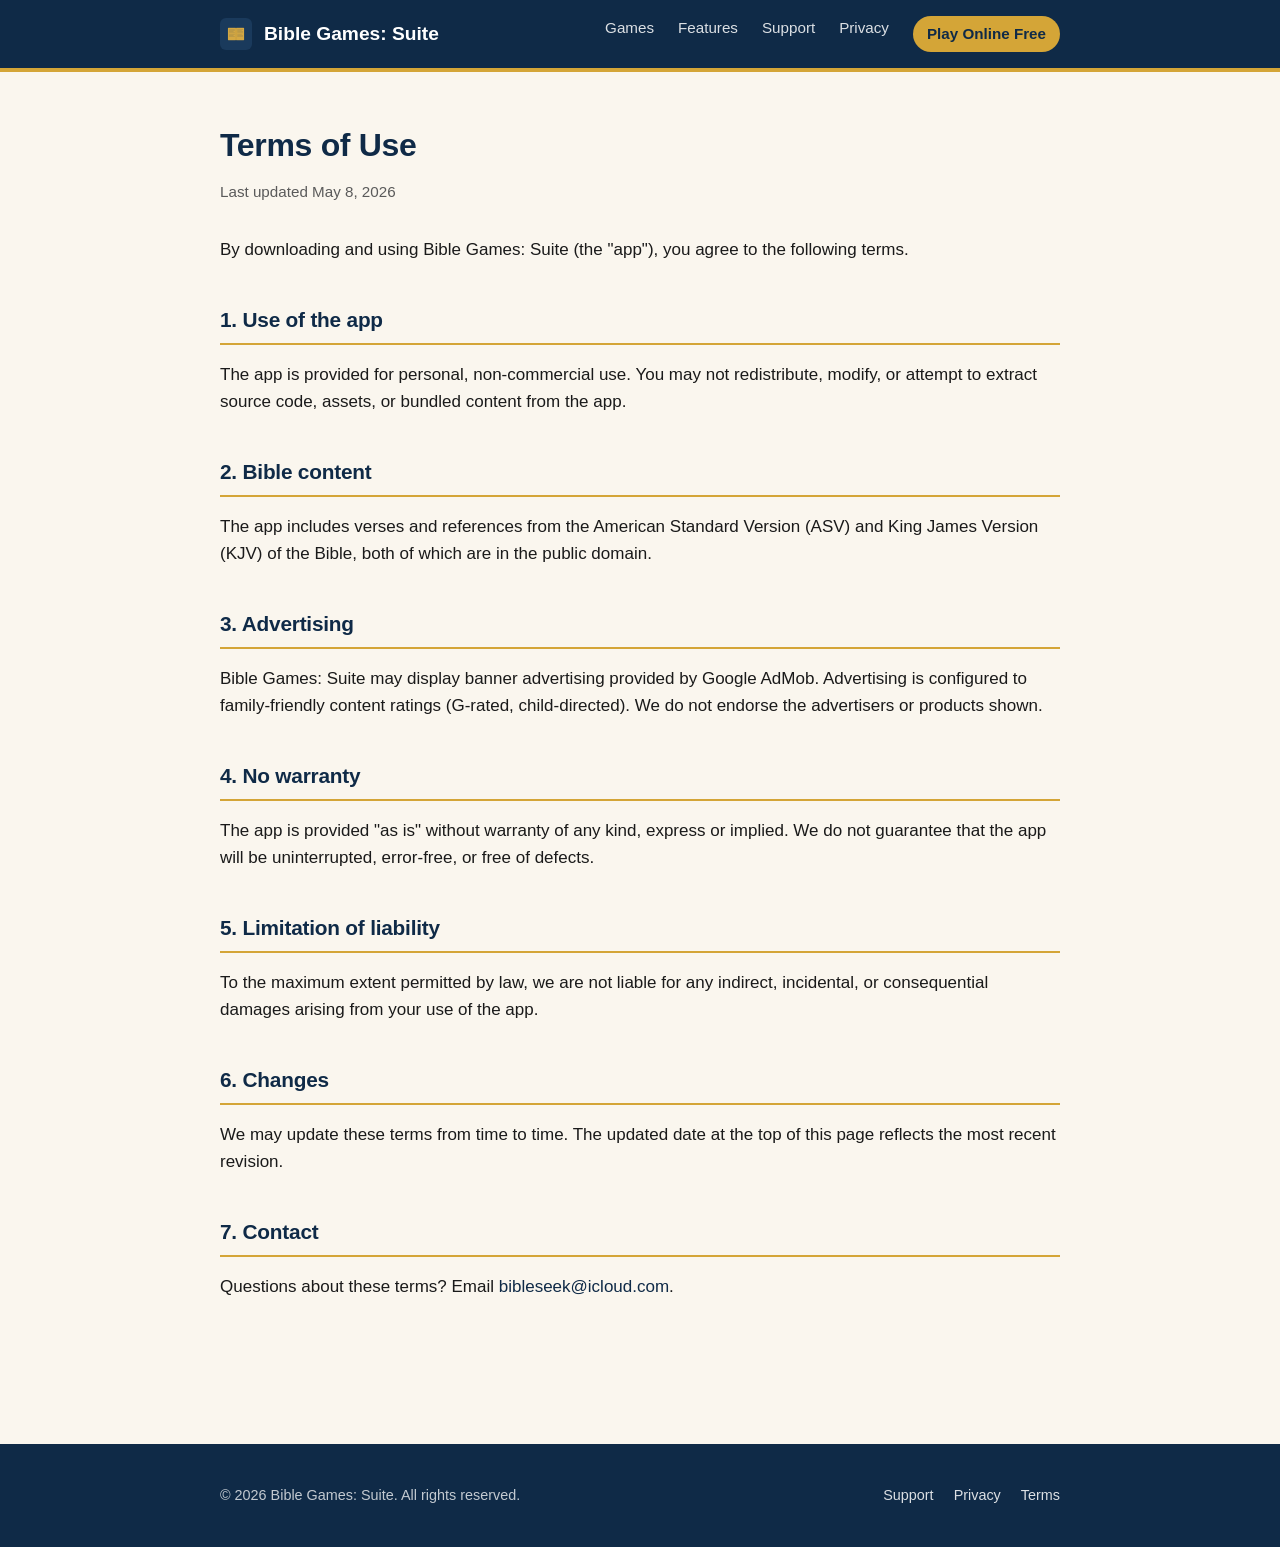
<file: terms.html>
<!DOCTYPE html>
<html lang="en">
<head>
<meta charset="UTF-8">
<meta name="viewport" content="width=device-width, initial-scale=1.0">
<meta name="description" content="Terms of Use for Bible Games: Suite iOS app.">
<meta name="theme-color" content="#0F2A47">
<title>Terms of Use &mdash; Bible Games: Suite</title>
<link rel="stylesheet" href="/styles.css">
<link rel="icon" type="image/png" href="/favicon.png">
<link rel="apple-touch-icon" href="/favicon.png">
<style>
  /* App logo in the header brand mark. */
  .site-header .brand-logo {
    width: 32px;
    height: 32px;
    border-radius: 6px;
    object-fit: cover;
    display: block;
  }
</style>
</head>
<body>

<header class="site-header">
  <div class="container">
    <a href="/" class="brand">
      <img src="/favicon.png" alt="Bible Games: Suite logo" class="brand-logo" width="32" height="32">
      <span>Bible Games: Suite</span>
    </a>
    <nav class="site-nav" aria-label="Primary">
      <a href="/#games">Games</a>
      <a href="/#features">Features</a>
      <a href="/support.html">Support</a>
      <a href="/privacy.html">Privacy</a>

      <a href="/play/" class="nav-play">Play Online Free</a>
    </nav>
  </div>
</header>

<main>
  <div class="container legal">

    <h1>Terms of Use</h1>
    <p class="meta">Last updated May 8, 2026</p>

    <p>By downloading and using Bible Games: Suite (the "app"), you agree to the following terms.</p>

    <h2>1. Use of the app</h2>
    <p>The app is provided for personal, non-commercial use. You may not redistribute, modify, or attempt to extract source code, assets, or bundled content from the app.</p>

    <h2>2. Bible content</h2>
    <p>The app includes verses and references from the American Standard Version (ASV) and King James Version (KJV) of the Bible, both of which are in the public domain.</p>

    <h2>3. Advertising</h2>
    <p>Bible Games: Suite may display banner advertising provided by Google AdMob. Advertising is configured to family-friendly content ratings (G-rated, child-directed). We do not endorse the advertisers or products shown.</p>

    <h2>4. No warranty</h2>
    <p>The app is provided "as is" without warranty of any kind, express or implied. We do not guarantee that the app will be uninterrupted, error-free, or free of defects.</p>

    <h2>5. Limitation of liability</h2>
    <p>To the maximum extent permitted by law, we are not liable for any indirect, incidental, or consequential damages arising from your use of the app.</p>

    <h2>6. Changes</h2>
    <p>We may update these terms from time to time. The updated date at the top of this page reflects the most recent revision.</p>

    <h2>7. Contact</h2>
    <p>Questions about these terms? Email <a href="mailto:bibleseek@icloud.com?subject=Terms%20of%20Use">bibleseek@icloud.com</a>.</p>

  </div>
</main>

<footer class="site-footer">
  <div class="container">
    <div>&copy; 2026 Bible Games: Suite. All rights reserved.</div>
    <div class="footer-links">
      <a href="/support.html">Support</a>
      <a href="/privacy.html">Privacy</a>
      <a href="/terms.html">Terms</a>
    </div>
  </div>
</footer>

</body>
</html>
</file>
<file: styles.css>
/* ============================================================
   Bible Seek developer hub
   Shared stylesheet for all pages
   ============================================================ */

:root {
  --navy: #0F2A47;
  --navy-soft: #1B3C61;
  --gold: #D4A537;
  --gold-soft: #E8C46A;
  --bg: #FAF6EE;
  --card: #FFFFFF;
  --text: #1A1A1A;
  --text-muted: #5A5A5A;
  --border: #E5DFD2;
  --shadow: 0 2px 8px rgba(15, 42, 71, 0.08);
  --shadow-lg: 0 6px 24px rgba(15, 42, 71, 0.12);
  --radius: 12px;
}

* {
  box-sizing: border-box;
  margin: 0;
  padding: 0;
}

html {
  scroll-behavior: smooth;
}

body {
  font-family: -apple-system, BlinkMacSystemFont, "Segoe UI", Roboto,
    "Helvetica Neue", Arial, sans-serif;
  font-size: 17px;
  line-height: 1.6;
  color: var(--text);
  background: var(--bg);
  -webkit-font-smoothing: antialiased;
  -moz-osx-font-smoothing: grayscale;
}

a {
  color: var(--navy);
  text-decoration: none;
  border-bottom: 1px solid transparent;
  transition: border-color 0.15s ease, color 0.15s ease;
}

a:hover,
a:focus {
  border-bottom-color: var(--gold);
}

a:focus-visible {
  outline: 3px solid var(--gold-soft);
  outline-offset: 2px;
  border-radius: 2px;
}

/* ----- Header ----- */

.site-header {
  background: var(--navy);
  color: #fff;
  padding: 1rem 0;
  border-bottom: 4px solid var(--gold);
}

.site-header .container {
  display: flex;
  align-items: center;
  justify-content: space-between;
  flex-wrap: wrap;
  gap: 1rem;
}

.site-header .brand {
  display: flex;
  align-items: center;
  gap: 0.75rem;
  font-weight: 700;
  font-size: 1.2rem;
  color: #fff;
  border-bottom: none;
}

.site-header .brand-mark {
  width: 32px;
  height: 32px;
  background: var(--gold);
  border-radius: 6px;
  display: flex;
  align-items: center;
  justify-content: center;
  color: var(--navy);
  font-weight: 800;
  font-size: 1rem;
}

.site-nav {
  display: flex;
  gap: 1.5rem;
  flex-wrap: wrap;
}

.site-nav a {
  color: rgba(255, 255, 255, 0.85);
  font-size: 0.95rem;
  border-bottom: none;
}

.site-nav a:hover,
.site-nav a:focus {
  color: var(--gold-soft);
  border-bottom: none;
}

/* ----- Layout ----- */

.container {
  max-width: 880px;
  margin: 0 auto;
  padding: 0 1.25rem;
}

main {
  padding: 3rem 0 4rem;
}

section {
  margin-bottom: 3rem;
}

/* ----- Hero ----- */

.hero {
  text-align: center;
  padding: 3rem 0 2rem;
}

.hero h1 {
  font-size: 2.4rem;
  font-weight: 800;
  color: var(--navy);
  margin-bottom: 0.75rem;
  letter-spacing: -0.02em;
}

.hero p {
  font-size: 1.15rem;
  color: var(--text-muted);
  max-width: 640px;
  margin: 0 auto;
}

/* ----- Typography ----- */

h1,
h2,
h3 {
  color: var(--navy);
  letter-spacing: -0.01em;
}

h2 {
  font-size: 1.6rem;
  margin-bottom: 1rem;
  padding-bottom: 0.5rem;
  border-bottom: 2px solid var(--gold);
  display: inline-block;
}

h3 {
  font-size: 1.2rem;
  margin: 1.5rem 0 0.5rem;
}

p {
  margin-bottom: 1rem;
}

ul,
ol {
  margin: 0 0 1rem 1.5rem;
}

li {
  margin-bottom: 0.4rem;
}

/* ----- App cards ----- */

.app-grid {
  display: grid;
  grid-template-columns: repeat(auto-fit, minmax(280px, 1fr));
  gap: 1.5rem;
  margin-top: 2rem;
}

.app-card {
  background: var(--card);
  border-radius: var(--radius);
  padding: 1.75rem;
  box-shadow: var(--shadow);
  border: 1px solid var(--border);
  transition: transform 0.2s ease, box-shadow 0.2s ease;
  display: flex;
  flex-direction: column;
}

.app-card:hover {
  transform: translateY(-2px);
  box-shadow: var(--shadow-lg);
}

.app-card h3 {
  margin-top: 0;
  color: var(--navy);
  font-size: 1.4rem;
}

.app-card .tagline {
  color: var(--gold);
  font-weight: 600;
  font-size: 0.9rem;
  text-transform: uppercase;
  letter-spacing: 0.05em;
  margin-bottom: 0.5rem;
}

.app-card p {
  color: var(--text-muted);
  flex: 1;
}

.app-card .card-link {
  display: inline-block;
  margin-top: 1rem;
  font-weight: 600;
  color: var(--navy);
  border-bottom: 2px solid var(--gold);
  align-self: flex-start;
}

/* ----- Buttons ----- */

.button {
  display: inline-block;
  background: var(--navy);
  color: #fff;
  padding: 0.75rem 1.5rem;
  border-radius: var(--radius);
  font-weight: 600;
  border-bottom: none;
  transition: background 0.15s ease, transform 0.15s ease;
}

.button:hover,
.button:focus {
  background: var(--navy-soft);
  border-bottom: none;
  transform: translateY(-1px);
}

.button.secondary {
  background: transparent;
  color: var(--navy);
  border: 2px solid var(--navy);
}

.button.secondary:hover,
.button.secondary:focus {
  background: var(--navy);
  color: #fff;
}

.button-row {
  display: flex;
  gap: 0.75rem;
  flex-wrap: wrap;
  margin-top: 1.5rem;
}

/* ----- Legal / long-form pages ----- */

.legal h1 {
  font-size: 2rem;
  margin-bottom: 0.5rem;
}

.legal .meta {
  color: var(--text-muted);
  font-size: 0.95rem;
  margin-bottom: 2rem;
}

.legal h2 {
  font-size: 1.3rem;
  margin-top: 2.5rem;
  display: block;
  border-bottom: 2px solid var(--gold);
  padding-bottom: 0.4rem;
}

.legal h3 {
  font-size: 1.05rem;
  color: var(--navy-soft);
  margin-top: 1.5rem;
}

.legal .toc {
  background: var(--card);
  border: 1px solid var(--border);
  border-radius: var(--radius);
  padding: 1.5rem 1.5rem 1.5rem 3rem;
  margin: 2rem 0;
}

.legal .toc h2 {
  margin-top: 0;
  border: none;
  padding: 0;
  font-size: 1.1rem;
  margin-left: -1.5rem;
  display: block;
}

.legal .toc ol {
  margin-bottom: 0;
}

.legal .summary {
  background: rgba(212, 165, 55, 0.08);
  border-left: 4px solid var(--gold);
  padding: 1.25rem 1.5rem;
  border-radius: 0 var(--radius) var(--radius) 0;
  margin: 1.5rem 0 2rem;
}

.legal .in-short {
  font-style: italic;
  color: var(--text-muted);
  margin: 0.5rem 0 1rem;
  padding-left: 1rem;
  border-left: 3px solid var(--gold-soft);
}

/* ----- Contact / support ----- */

.contact-card {
  background: var(--card);
  border-radius: var(--radius);
  padding: 2rem;
  border: 1px solid var(--border);
  box-shadow: var(--shadow);
  margin-top: 2rem;
  text-align: center;
}

.contact-card .email {
  font-size: 1.2rem;
  font-weight: 600;
  color: var(--navy);
  word-break: break-all;
}

/* ----- Footer ----- */

.site-footer {
  background: var(--navy);
  color: rgba(255, 255, 255, 0.75);
  padding: 2.5rem 0;
  margin-top: 4rem;
  font-size: 0.9rem;
}

.site-footer .container {
  display: flex;
  justify-content: space-between;
  align-items: center;
  flex-wrap: wrap;
  gap: 1rem;
}

.site-footer .footer-links {
  display: flex;
  gap: 1.25rem;
  flex-wrap: wrap;
}

.site-footer .footer-links a {
  color: rgba(255, 255, 255, 0.85);
  border-bottom: none;
}

.site-footer .footer-links a:hover,
.site-footer .footer-links a:focus {
  color: var(--gold-soft);
}

/* ----- Responsive tweaks ----- */

@media (max-width: 640px) {
  body {
    font-size: 16px;
  }

  .hero h1 {
    font-size: 1.8rem;
  }

  .hero p {
    font-size: 1rem;
  }

  main {
    padding: 2rem 0 3rem;
  }

  .site-footer .container {
    justify-content: center;
    text-align: center;
  }
}

/* ----- App Store download CTA ----- */
.app-store-link {
  display: inline-flex;
  align-items: center;
  gap: 0.5rem;
}

.app-store-icon {
  width: 18px;
  height: 18px;
  flex-shrink: 0;
}

/* ----- Play Online Free -----
   The web edition of the app lives at /play/. These give it a single, clearly
   primary treatment: a gold pill in the nav and a gold button beside the App
   Store badge, so visitors without an iPhone always have somewhere to go. */

.site-nav .nav-play {
  background: var(--gold);
  color: var(--navy);
  font-weight: 700;
  padding: 6px 14px;
  border-radius: 999px;
  border-bottom-color: transparent;
}
.site-nav .nav-play:hover,
.site-nav .nav-play:focus-visible {
  background: var(--gold-soft);
  border-bottom-color: transparent;
}

.button-play {
  background: var(--gold);
  color: var(--navy);
  font-weight: 700;
}
.button-play:hover { background: var(--gold-soft); }

.hero-cta { margin-top: 20px; }

.play-note {
  font-size: 0.95rem;
  color: var(--text-muted);
  margin-top: 10px;
}

.section-cta {
  margin: 4px 0 28px;
  padding: 14px 18px;
  background: var(--card);
  border: 1px solid var(--border);
  border-left: 4px solid var(--gold);
  border-radius: var(--radius);
  color: var(--text-muted);
}
.section-cta a { font-weight: 600; }
</file>
<file: play/css/app.css>
/* Bible Games — web edition.
   Colour tokens mirror Theme.swift so the web and iOS apps look like one product. */

:root {
  --primary: #1A3A5C;      /* navy */
  --secondary: #D4A843;    /* gold */
  --success: #4CAF50;
  --error: #E53935;

  --scaffold: #EEF1F6;
  --card: #FFFFFF;
  --on-scaffold: #2C2C2C;
  --on-muted: #6B6B6B;
  --rule: #DCE3EC;
  --shadow: 0 1px 2px rgba(26,58,92,.07), 0 8px 24px rgba(26,58,92,.07);

  --f-ui: -apple-system, BlinkMacSystemFont, "Segoe UI", Roboto, Helvetica, Arial, sans-serif;
  --f-serif: "Iowan Old Style", "Palatino Linotype", Palatino, Georgia, serif;
  --maxw: 760px;
}

@media (prefers-color-scheme: dark) {
  :root:not([data-theme="light"]) {
    --scaffold: #10151C;
    --card: #1B2230;
    --on-scaffold: #ECECEC;
    --on-muted: #AEB6C2;
    --rule: #2A3443;
    --shadow: 0 1px 2px rgba(0,0,0,.35), 0 8px 24px rgba(0,0,0,.3);
  }
}
:root[data-theme="dark"] {
  --scaffold: #10151C;
  --card: #1B2230;
  --on-scaffold: #ECECEC;
  --on-muted: #AEB6C2;
  --rule: #2A3443;
  --shadow: 0 1px 2px rgba(0,0,0,.35), 0 8px 24px rgba(0,0,0,.3);
}

*, *::before, *::after { box-sizing: border-box; }
html, body { height: 100%; }
body {
  margin: 0;
  background: var(--scaffold);
  color: var(--on-scaffold);
  font-family: var(--f-ui);
  font-size: 17px;
  line-height: 1.5;
  -webkit-font-smoothing: antialiased;
  -webkit-tap-highlight-color: transparent;
}
h1, h2, h3 { margin: 0; line-height: 1.2; text-wrap: balance; }
p { margin: 0; }
.muted { color: var(--on-muted); }
.small { font-size: 14px; }
.success { color: var(--success); }
.center { text-align: center; }

/* ── App chrome ───────────────────────────────────────────────────────────── */

#app { min-height: 100%; display: flex; flex-direction: column; }

.topbar {
  position: sticky; top: 0; z-index: 20;
  display: flex; align-items: center; gap: 12px;
  padding: 12px 16px;
  background: var(--primary);
  color: #fff;
}
.topbar .title { font-weight: 700; font-size: 17px; flex: 1; text-align: center; }
.topbar button {
  background: rgba(255,255,255,.14); color: #fff; border: 0;
  width: 36px; height: 36px; border-radius: 10px; font-size: 17px; cursor: pointer;
}
.topbar button:hover { background: rgba(255,255,255,.24); }
.topbar .spacer { width: 36px; }
/* Same affordance as the top-bar buttons, but a real anchor — it leaves the
   app for the marketing site, so it should middle-click and long-press. */
.topbar .iconlink {
  display: grid; place-items: center; text-decoration: none;
  background: rgba(255,255,255,.14); color: #fff;
  width: 36px; height: 36px; border-radius: 10px; font-size: 17px; flex: none;
}
.topbar .iconlink:hover { background: rgba(255,255,255,.24); }

main { flex: 1; width: 100%; max-width: var(--maxw); margin: 0 auto; padding: 16px; }

.card {
  background: var(--card); border-radius: 16px; padding: 16px;
  box-shadow: var(--shadow);
}

button { font-family: inherit; font-size: inherit; }
.btn {
  display: inline-flex; align-items: center; justify-content: center; gap: 8px;
  padding: 13px 20px; border-radius: 14px; border: 1px solid var(--rule);
  background: var(--card); color: var(--on-scaffold);
  font-weight: 600; cursor: pointer; width: 100%;
}
.btn:hover { filter: brightness(.97); }
.btn.primary { background: var(--primary); color: #fff; border-color: transparent; }
.btn.gold { background: var(--secondary); color: #22282f; border-color: transparent; }
.btn:disabled { opacity: .45; cursor: default; }
.actions { display: flex; gap: 10px; margin-top: 18px; }

:focus-visible { outline: 3px solid var(--secondary); outline-offset: 2px; border-radius: 8px; }

/* ── Home ─────────────────────────────────────────────────────────────────── */

.hero {
  background: var(--primary); color: #fff;
  padding: 22px 16px 26px; text-align: center;
}
.hero h1 { font-size: 26px; font-weight: 800; }
.hero .tagline { opacity: .82; font-size: 14px; margin-top: 4px; }
.hero-stats { display: flex; justify-content: center; gap: 10px; margin-top: 16px; flex-wrap: wrap; }
.pill {
  background: rgba(255,255,255,.14); border-radius: 999px;
  padding: 6px 14px; font-size: 13px; font-weight: 600;
}
.xp-bar { height: 6px; border-radius: 3px; background: rgba(255,255,255,.2); margin-top: 14px; overflow: hidden; }
.xp-bar > i { display: block; height: 100%; background: var(--secondary); }

.journey-card {
  display: flex; align-items: center; gap: 14px; width: 100%; text-align: left;
  border: 1px solid var(--rule); cursor: pointer;
  color: var(--on-scaffold);
}
.journey-card .glyph { font-size: 26px; }
.journey-card .grow { flex: 1; }
.journey-card .sub { font-size: 13px; color: var(--on-muted); }

.game-grid {
  display: grid; gap: 12px; margin-top: 16px;
  grid-template-columns: repeat(auto-fill, minmax(220px, 1fr));
}
.game-tile {
  display: flex; flex-direction: column; align-items: flex-start; gap: 6px;
  padding: 18px; border-radius: 18px; border: 1px solid var(--rule);
  background: var(--card); cursor: pointer; text-align: left; width: 100%;
  box-shadow: var(--shadow);
  color: var(--on-scaffold);
}
.game-tile:hover { transform: translateY(-2px); }
.game-tile .disc {
  width: 46px; height: 46px; border-radius: 50%;
  display: grid; place-items: center; font-size: 22px; margin-bottom: 4px;
}
.game-tile .gt-name { font-weight: 700; font-size: 17px; }
.game-tile .gt-blurb { font-size: 13px; color: var(--on-muted); }
.game-tile .gt-best { font-size: 12px; color: var(--on-muted); margin-top: 6px; }

/* ── Game flow ────────────────────────────────────────────────────────────── */

.picker { text-align: center; display: flex; flex-direction: column; gap: 10px; align-items: center; }
.picker-icon { width: 86px; height: 86px; border-radius: 50%; display: grid; place-items: center; font-size: 38px; }
.label { font-size: 12px; font-weight: 800; letter-spacing: .12em; color: var(--on-muted); margin-top: 8px; }
.tiers { display: flex; flex-direction: column; gap: 10px; width: 100%; max-width: 340px; }
.tier { display: flex; justify-content: space-between; align-items: center;
  padding: 15px 18px; border-radius: 14px; border: 1px solid var(--rule);
  background: var(--card); cursor: pointer; width: 100%;
  color: var(--on-scaffold);
}
.tier-name { font-weight: 700; }
.tier-mult { color: var(--on-muted); font-size: 14px; }

.countdown { display: grid; place-items: center; gap: 10px; padding: 60px 0; }
.countdown-game { font-weight: 800; font-size: 20px; }
.countdown-num { font-size: 76px; font-weight: 800; color: var(--secondary); }

.progress-row { display: flex; justify-content: space-between; align-items: center; font-size: 14px; color: var(--on-muted); }
.bar { height: 6px; border-radius: 3px; background: var(--rule); overflow: hidden; margin: 8px 0 16px; }
.bar > i { display: block; height: 100%; background: var(--secondary); transition: width .3s; }

.results { text-align: center; display: flex; flex-direction: column; align-items: center; gap: 6px; }
.results-badge { width: 64px; height: 64px; border-radius: 50%; display: grid; place-items: center;
  color: #fff; font-size: 30px; margin-bottom: 6px; }
.score-big { font-size: 50px; font-weight: 800; line-height: 1; }
.stat-grid { display: grid; grid-template-columns: repeat(2, 1fr); gap: 10px; width: 100%; margin-top: 18px; }
.stat { background: var(--card); border-radius: 12px; padding: 12px; box-shadow: var(--shadow); }
.stat-value { font-weight: 800; font-size: 19px; }
.stat-label { font-size: 12px; color: var(--on-muted); }
.xp-row { margin-top: 14px; font-weight: 700; color: var(--secondary); }

.story-complete {
  width: 100%; margin-top: 16px; padding: 16px; border-radius: 16px;
  background: color-mix(in srgb, var(--secondary) 16%, transparent);
  border: 1px solid color-mix(in srgb, var(--secondary) 50%, transparent);
  display: flex; flex-direction: column; gap: 6px; align-items: center;
}
.sc-title { font-weight: 800; font-size: 19px; }
.stars { font-size: 22px; color: var(--secondary); letter-spacing: 3px; }

/* ── Shared game pieces ───────────────────────────────────────────────────── */

.q-card { background: var(--card); border-radius: 16px; padding: 18px; text-align: center;
  font-size: 19px; font-weight: 600; box-shadow: var(--shadow); }
.options { display: flex; flex-direction: column; gap: 10px; margin-top: 14px; }
.option {
  display: flex; align-items: center; gap: 12px; text-align: left; width: 100%;
  padding: 14px 16px; border-radius: 12px; border: 1px solid var(--rule);
  background: var(--card); cursor: pointer;
  color: var(--on-scaffold);
}
.option .letter { width: 28px; height: 28px; border-radius: 50%; display: grid; place-items: center;
  font-size: 14px; font-weight: 700; flex: none; }
.option.correct { border-color: var(--success); background: color-mix(in srgb, var(--success) 15%, var(--card)); }
.option.wrong { border-color: var(--error); background: color-mix(in srgb, var(--error) 15%, var(--card)); }
.explain { margin-top: 12px; padding: 12px; border-radius: 12px; font-size: 14px;
  background: color-mix(in srgb, var(--secondary) 14%, transparent); }

.chips { display: flex; flex-wrap: wrap; gap: 8px; }
.chip {
  padding: 9px 13px; border-radius: 10px; border: 1px solid var(--rule);
  background: var(--card); cursor: pointer; font-family: var(--f-serif); font-size: 17px;
  /* A <button> does not inherit page colour — without this, chips rendered
     near-black on the dark card and were effectively invisible. */
  color: var(--on-scaffold);
}
.chip.used { opacity: .35; cursor: default; }
.answer-box {
  min-height: 62px; padding: 12px; border-radius: 12px; border: 1px solid var(--rule);
  background: var(--card); display: flex; flex-wrap: wrap; gap: 8px; align-content: flex-start;
}

.verse-ref { text-align: center; font-weight: 800; font-size: 19px; padding: 16px;
  border-radius: 16px; background: color-mix(in srgb, var(--secondary) 15%, transparent); }

/* ── Journey ──────────────────────────────────────────────────────────────── */

.vault-card {
  display: flex; align-items: center; gap: 12px; width: 100%; text-align: left; cursor: pointer;
  padding: 14px; border-radius: 16px; margin-bottom: 14px;
  background: color-mix(in srgb, var(--secondary) 16%, transparent);
  border: 1px solid color-mix(in srgb, var(--secondary) 50%, transparent);
  color: var(--on-scaffold);
}
.section-head { text-align: center; margin: 22px 0 10px; }
.section-head .bk { font-size: 20px; font-weight: 800; }
.section-head .tv { font-size: 13px; color: var(--on-muted); font-style: italic; }
.badge-chip { display: inline-block; margin-top: 6px; font-size: 12px; font-weight: 700;
  padding: 3px 10px; border-radius: 999px; background: var(--rule); color: var(--on-muted); }
.badge-chip.earned { background: color-mix(in srgb, var(--secondary) 22%, transparent); color: var(--secondary); }

.stops { display: flex; flex-direction: column; gap: 8px; }
.stop-row {
  display: flex; align-items: center; gap: 12px; width: 100%; text-align: left; cursor: pointer;
  padding: 13px 14px; border-radius: 14px; border: 1px solid var(--rule); background: var(--card);
  color: var(--on-scaffold);
}
.stop-row[disabled] { opacity: .5; cursor: default; }
.stop-row .node {
  width: 34px; height: 34px; border-radius: 50%; display: grid; place-items: center;
  font-size: 15px; font-weight: 700; flex: none; background: var(--rule); color: var(--on-muted);
}
.stop-row.done .node { background: var(--success); color: #fff; }
.stop-row.current .node { background: var(--secondary); color: #22282f; }
.stop-row .st-title { font-weight: 600; flex: 1; }
.stop-row .st-stars { color: var(--secondary); font-size: 13px; letter-spacing: 1px; }

.anchor-chip { display: inline-flex; gap: 6px; align-items: center; font-size: 13px; font-weight: 600;
  padding: 7px 13px; border-radius: 999px;
  background: color-mix(in srgb, var(--secondary) 16%, transparent); }
.sec-title { font-size: 16px; font-weight: 800; margin-top: 18px; }
.passage {
  display: flex; gap: 12px; align-items: flex-start; width: 100%; text-align: left; cursor: pointer;
  padding: 14px; border-radius: 14px; border: 1px solid var(--rule); background: var(--card);
  color: var(--on-scaffold);
}
.passage[disabled] { opacity: .55; cursor: default; }
.passage .mark { font-size: 18px; flex: none; }
.passage .pr { font-weight: 700; font-size: 14px; }
.passage .syn { font-size: 14px; color: var(--on-muted); margin-top: 2px; }

.reader-verse { font-family: var(--f-serif); font-size: 18px; line-height: 1.62; margin-bottom: 10px; }
.reader-verse .vn { font-size: 12px; font-weight: 700; color: var(--secondary); margin-right: 4px; vertical-align: super; }

.gate-grid { display: grid; gap: 10px; grid-template-columns: 1fr; margin-top: 10px; }
.gate {
  display: flex; align-items: center; gap: 12px; padding: 14px; border-radius: 14px;
  border: 1px solid var(--rule); background: var(--card); cursor: pointer; width: 100%;
  text-align: left; color: var(--on-scaffold);
}
.gate[disabled] { opacity: .5; cursor: default; }
.gate .disc { width: 36px; height: 36px; border-radius: 50%; display: grid; place-items: center;
  color: #fff; font-size: 17px; flex: none; }

.fade-meter { display: inline-flex; gap: 3px; }
.fade-meter i { width: 14px; height: 5px; border-radius: 3px; background: var(--rule); display: block; }
.fade-meter i.on { background: var(--secondary); }
.slot { font-family: var(--f-serif); font-size: 18px; padding: 2px 8px; border-radius: 7px;
  background: color-mix(in srgb, var(--primary) 12%, transparent); }
.slot.filled { background: color-mix(in srgb, var(--success) 20%, transparent); font-weight: 700; }
.slot.next { outline: 2px solid var(--secondary); }

.empty { text-align: center; padding: 48px 20px; color: var(--on-muted); }
.toast {
  position: fixed; left: 50%; bottom: 24px; transform: translateX(-50%);
  background: var(--primary); color: #fff; padding: 10px 18px; border-radius: 999px;
  font-size: 14px; z-index: 50; box-shadow: var(--shadow);
}

/* ── Grid games ───────────────────────────────────────────────────────────── */

.ws-grid { display: grid; gap: 2px; user-select: none; touch-action: none; margin: 0 auto; }
.ws-cell {
  aspect-ratio: 1; display: grid; place-items: center; border-radius: 5px;
  background: var(--card); font-weight: 700; font-size: 15px; cursor: pointer;
  color: var(--on-scaffold);
}
.ws-cell.sel { background: var(--secondary); color: #22282f; }
.ws-cell.found { color: #fff; }
.ws-words { display: flex; flex-wrap: wrap; gap: 7px; margin-top: 14px; }
.ws-word { font-size: 13px; font-weight: 700; padding: 4px 10px; border-radius: 999px;
  background: var(--card); border: 1px solid var(--rule); }
.ws-word.hit { text-decoration: line-through; opacity: .55; }

.mem-grid { display: grid; gap: 8px; }
.mem-card {
  aspect-ratio: 3/4; border-radius: 12px; border: 1px solid var(--rule); cursor: pointer;
  display: grid; place-items: center; padding: 8px; text-align: center; font-size: 12px;
  background: var(--primary); color: #fff;
}
.mem-card.up { background: var(--card); color: var(--on-scaffold); }
.mem-card.gone { opacity: .25; cursor: default; }

.hang-word { font-family: var(--f-serif); font-size: 26px; letter-spacing: 7px; text-align: center; font-weight: 700; }
.keys { display: grid; grid-template-columns: repeat(7, 1fr); gap: 6px; margin-top: 16px; }
.key { padding: 11px 0; border-radius: 9px; border: 1px solid var(--rule); background: var(--card);
  font-weight: 700; cursor: pointer;
  color: var(--on-scaffold);
}
.key[disabled] { opacity: .32; cursor: default; }

.order-list { display: flex; flex-direction: column; gap: 7px; }
.order-item { display: flex; align-items: center; gap: 10px; padding: 11px 14px; border-radius: 11px;
  border: 1px solid var(--rule); background: var(--card); cursor: grab; }
.order-item .num { width: 24px; color: var(--on-muted); font-size: 13px; font-weight: 700; }
.order-item.ok { border-color: var(--success); }
.order-item.no { border-color: var(--error); }

@media (max-width: 520px) {
  .stat-grid { grid-template-columns: repeat(2, 1fr); }
  .keys { grid-template-columns: repeat(7, 1fr); }
  body { font-size: 16px; }
}
@media (prefers-reduced-motion: reduce) { * { animation: none !important; transition: none !important; } }

/* ── Who Am I? ────────────────────────────────────────────────────────────────
   The clue list inside .q-card: left-aligned body text with an accent-numbered
   gutter, since .q-card itself is centred and bold for one-line prompts. */

.wai-head { font-size: 13px; font-weight: 800; letter-spacing: .1em; }
.wai-clues {
  display: flex; flex-direction: column; gap: 9px; margin-top: 12px;
  text-align: left; font-size: 16px; font-weight: 400; line-height: 1.45;
}
.wai-clue { display: flex; gap: 9px; align-items: baseline; }
.wai-clue .n { font-weight: 800; font-size: 14px; flex: none; }
.wai-clue.fresh { animation: wai-reveal .28s ease-out; }
@keyframes wai-reveal { from { opacity: 0; transform: translateY(-6px); } }
.wai-worth { text-align: center; margin: 12px 0; }

/* ── Verse Scramble ───────────────────────────────────────────────────────────
   Tap-to-lock means a wrong word is refused rather than placed, so the only
   feedback there is lives on the chip itself; a placed word, by contrast, has
   to read as settled. The nudge needs !important because the bank tints each
   chip inline with the game's accent. The colour is here because shared .chip
   sets none, so a <button> chip falls back to the UA's black and vanishes in
   dark mode — scoped rather than fixed in .chip, which other games share. */

.sc-bank .chip { min-height: 44px; color: var(--on-scaffold); }
.sc-placed {
  border-color: var(--success); font-weight: 600; cursor: default;
  background: color-mix(in srgb, var(--success) 18%, transparent);
  animation: sc-pop .2s ease-out;
}
.sc-nudge {
  border-color: var(--error) !important;
  background: color-mix(in srgb, var(--error) 16%, transparent) !important;
  animation: sc-nudge .26s ease-in-out;
}
@keyframes sc-pop { from { opacity: 0; transform: scale(.6); } }
@keyframes sc-nudge { 25% { transform: translateX(-5px); } 75% { transform: translateX(5px); } }

.sc-coach {
  margin-top: 12px; padding: 10px 12px; border-radius: 10px;
  font-size: 14px; font-weight: 600; color: var(--secondary);
  background: color-mix(in srgb, var(--secondary) 14%, transparent);
  border: 1px solid color-mix(in srgb, var(--secondary) 55%, transparent);
}

.sc-done {
  margin-top: 14px; padding: 14px; border-radius: 12px;
  display: flex; flex-direction: column; gap: 9px;
  background: color-mix(in srgb, var(--success) 14%, transparent);
  border: 1.5px solid var(--success);
}
.sc-done-head { font-weight: 800; font-size: 15px; color: var(--success); }
.sc-done-text { font-family: var(--f-serif); font-style: italic; font-size: 15px; }

/* ── Memory Match (js/games/memory.js) ────────────────────────────────────── */
/* Cards get small on a phone (4 columns on medium/hard), so each face carries
   its own type scale: the reference stays bold and legible while a 99-character
   verse still fits inside the card. */
.mem-card { overflow: hidden; }
.mem-ref { font-weight: 800; font-size: clamp(11px, 3vw, 14px); }
.mem-text { font-style: italic; font-size: clamp(9px, 2.6vw, 12px); line-height: 1.25; }
.mem-back { font-size: clamp(20px, 6vw, 28px); opacity: .75; }
/* Matched pairs stay readable rather than fading almost all the way out. */
.mem-card.up.gone { opacity: .5; }

/* ── Books of the Bible ───────────────────────────────────────────────────── */
/* The list itself reuses .order-list / .order-item; these are the controls a
   thumb needs, since drag alone is unusable for a child on a phone. */

.bk-clock { font-variant-numeric: tabular-nums; }
.bk-pick {
  flex: 1; min-width: 0; min-height: 44px; padding: 10px 2px; text-align: left;
  background: none; border: 0; color: inherit; font-weight: 600; cursor: pointer;
}
.bk-pick:disabled { opacity: 1; cursor: default; }
.bk-lock { flex: none; font-weight: 700; }
.order-item.ok .num, .order-item.ok .bk-lock { color: var(--success); }
.order-item.sel {
  border-color: var(--secondary);
  background: color-mix(in srgb, var(--secondary) 18%, var(--card));
}
.order-item.bk-over { border-color: var(--secondary); }
.order-item.bk-drag { opacity: .55; }

.bk-ctl { display: flex; gap: 3px; flex: none; }
.bk-step, .bk-grip {
  width: 44px; height: 44px; border-radius: 10px; border: 1px solid var(--rule);
  background: var(--card); color: var(--on-muted); font-size: 15px;
  display: grid; place-items: center; flex: none; cursor: pointer;
}
.bk-step:disabled { opacity: .3; cursor: default; }
.bk-grip { cursor: grab; touch-action: none; } /* own the touch, or the page scrolls instead */

/* 66 rows put the Check button far below the fold. */
.bk-bar {
  position: sticky; bottom: 0; z-index: 5; margin-top: 14px;
  padding: 12px 0 max(12px, env(safe-area-inset-bottom));
  background: linear-gradient(to top, var(--scaffold) 74%, transparent);
  display: flex; flex-direction: column; gap: 6px;
}
.order-item.ok { cursor: default; }

/* ── Word Search ──────────────────────────────────────────────────────────────
   The board is one square panel whose cells stay square via aspect-ratio, so
   letters are sized from the grid's own width: a fixed px size is either tiny
   on an 8×8 board or illegible on a 12×12 one at phone width. Cells share the
   card colour with the panel behind them, so the hairline is what separates
   them; selected and found cells take their ring from the text colour. */

.ws-grid {
  container-type: inline-size;
  max-width: 520px; padding: 4px;
  background: var(--card); border-radius: 12px; box-shadow: var(--shadow);
}
.ws-cell {
  font-size: min(var(--ws-letter, 15px), 22px);
  border: 1px solid color-mix(in srgb, var(--on-muted) 28%, transparent);
}
.ws-cell.sel, .ws-cell.found { border-color: currentColor; }

.site-footer-link {
  margin-top: 26px; padding-top: 18px; border-top: 1px solid var(--rule);
  text-align: center; font-size: 15px;
}
.site-footer-link a { color: var(--secondary); font-weight: 600; text-decoration: none; }
.site-footer-link a:hover { text-decoration: underline; }
</file>
